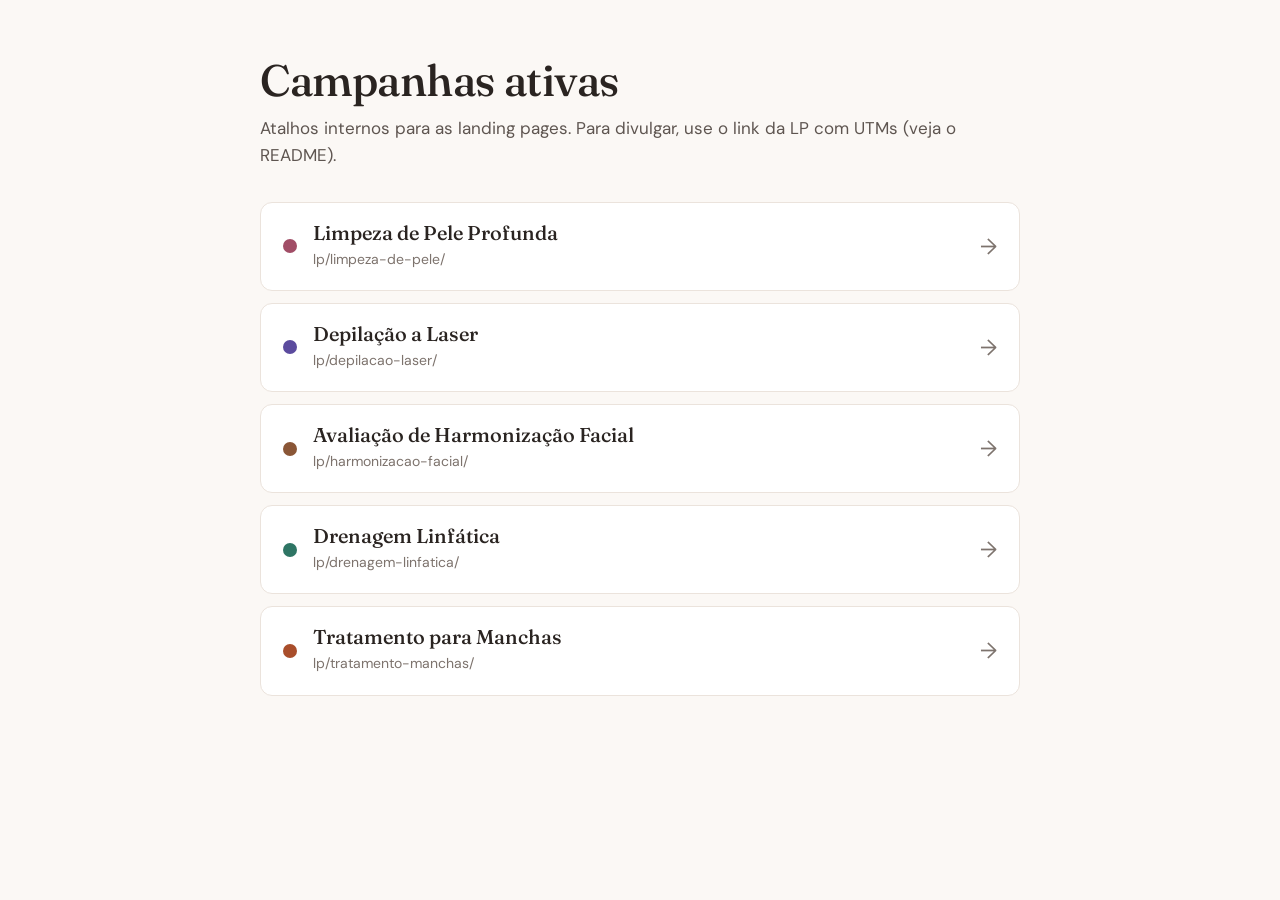
<file: index.html>
<!doctype html>
<html lang="pt-BR">
<head>
  <meta charset="utf-8">
  <meta name="viewport" content="width=device-width, initial-scale=1">
  <title>Campanhas | Sua Clínica</title>
  <!-- Página interna de atalhos para a equipe: fora do Google. -->
  <meta name="robots" content="noindex, nofollow">
  <link rel="preconnect" href="https://fonts.googleapis.com">
  <link rel="preconnect" href="https://fonts.gstatic.com" crossorigin>
  <link href="https://fonts.googleapis.com/css2?family=DM+Sans:opsz,wght@9..40,400;9..40,600&family=Fraunces:opsz,wght@9..144,500&display=swap" rel="stylesheet">
  <link rel="stylesheet" href="assets/css/lp.css">
  <style>
    .indice { padding: 56px 0 96px; max-width: 760px; }
    .indice h1 { font-size: clamp(32px, 5vw, 44px); }
    .indice > p { color: var(--ink-2); margin: 10px 0 32px; }
    .lista-lps { list-style: none; margin: 0; padding: 0; display: grid; gap: 12px; }
    .lista-lps a {
      display: grid; grid-template-columns: 14px 1fr auto; gap: 16px; align-items: center;
      padding: 18px 22px; border: 1px solid var(--line); border-radius: var(--radius-sm);
      background: var(--surface); text-decoration: none; transition: border-color .15s, transform .15s;
    }
    .lista-lps a:hover { border-color: var(--c); transform: translateY(-1px); }
    .lista-lps .ponto { width: 14px; height: 14px; border-radius: 50%; background: var(--c); }
    .lista-lps strong { display: block; font: 500 20px/1.2 var(--font-display); }
    .lista-lps small { color: var(--muted); font-size: 14px; }
    .lista-lps .seta { color: var(--muted); font-size: 22px; }
  </style>
</head>
<body>
  <main class="container indice">
    <h1>Campanhas ativas</h1>
    <p>Atalhos internos para as landing pages. Para divulgar, use o link da LP com UTMs (veja o README).</p>
    <ul class="lista-lps">
      <li><a href="lp/limpeza-de-pele/" style="--c:#a14d66"><span class="ponto"></span><span><strong>Limpeza de Pele Profunda</strong><small>lp/limpeza-de-pele/</small></span><span class="seta" aria-hidden="true">→</span></a></li>
      <li><a href="lp/depilacao-laser/" style="--c:#5b4b9e"><span class="ponto"></span><span><strong>Depilação a Laser</strong><small>lp/depilacao-laser/</small></span><span class="seta" aria-hidden="true">→</span></a></li>
      <li><a href="lp/harmonizacao-facial/" style="--c:#8a5636"><span class="ponto"></span><span><strong>Avaliação de Harmonização Facial</strong><small>lp/harmonizacao-facial/</small></span><span class="seta" aria-hidden="true">→</span></a></li>
      <li><a href="lp/drenagem-linfatica/" style="--c:#2e7564"><span class="ponto"></span><span><strong>Drenagem Linfática</strong><small>lp/drenagem-linfatica/</small></span><span class="seta" aria-hidden="true">→</span></a></li>
      <li><a href="lp/tratamento-manchas/" style="--c:#a94e2b"><span class="ponto"></span><span><strong>Tratamento para Manchas</strong><small>lp/tratamento-manchas/</small></span><span class="seta" aria-hidden="true">→</span></a></li>
    </ul>
  </main>
</body>
</html>
</file>
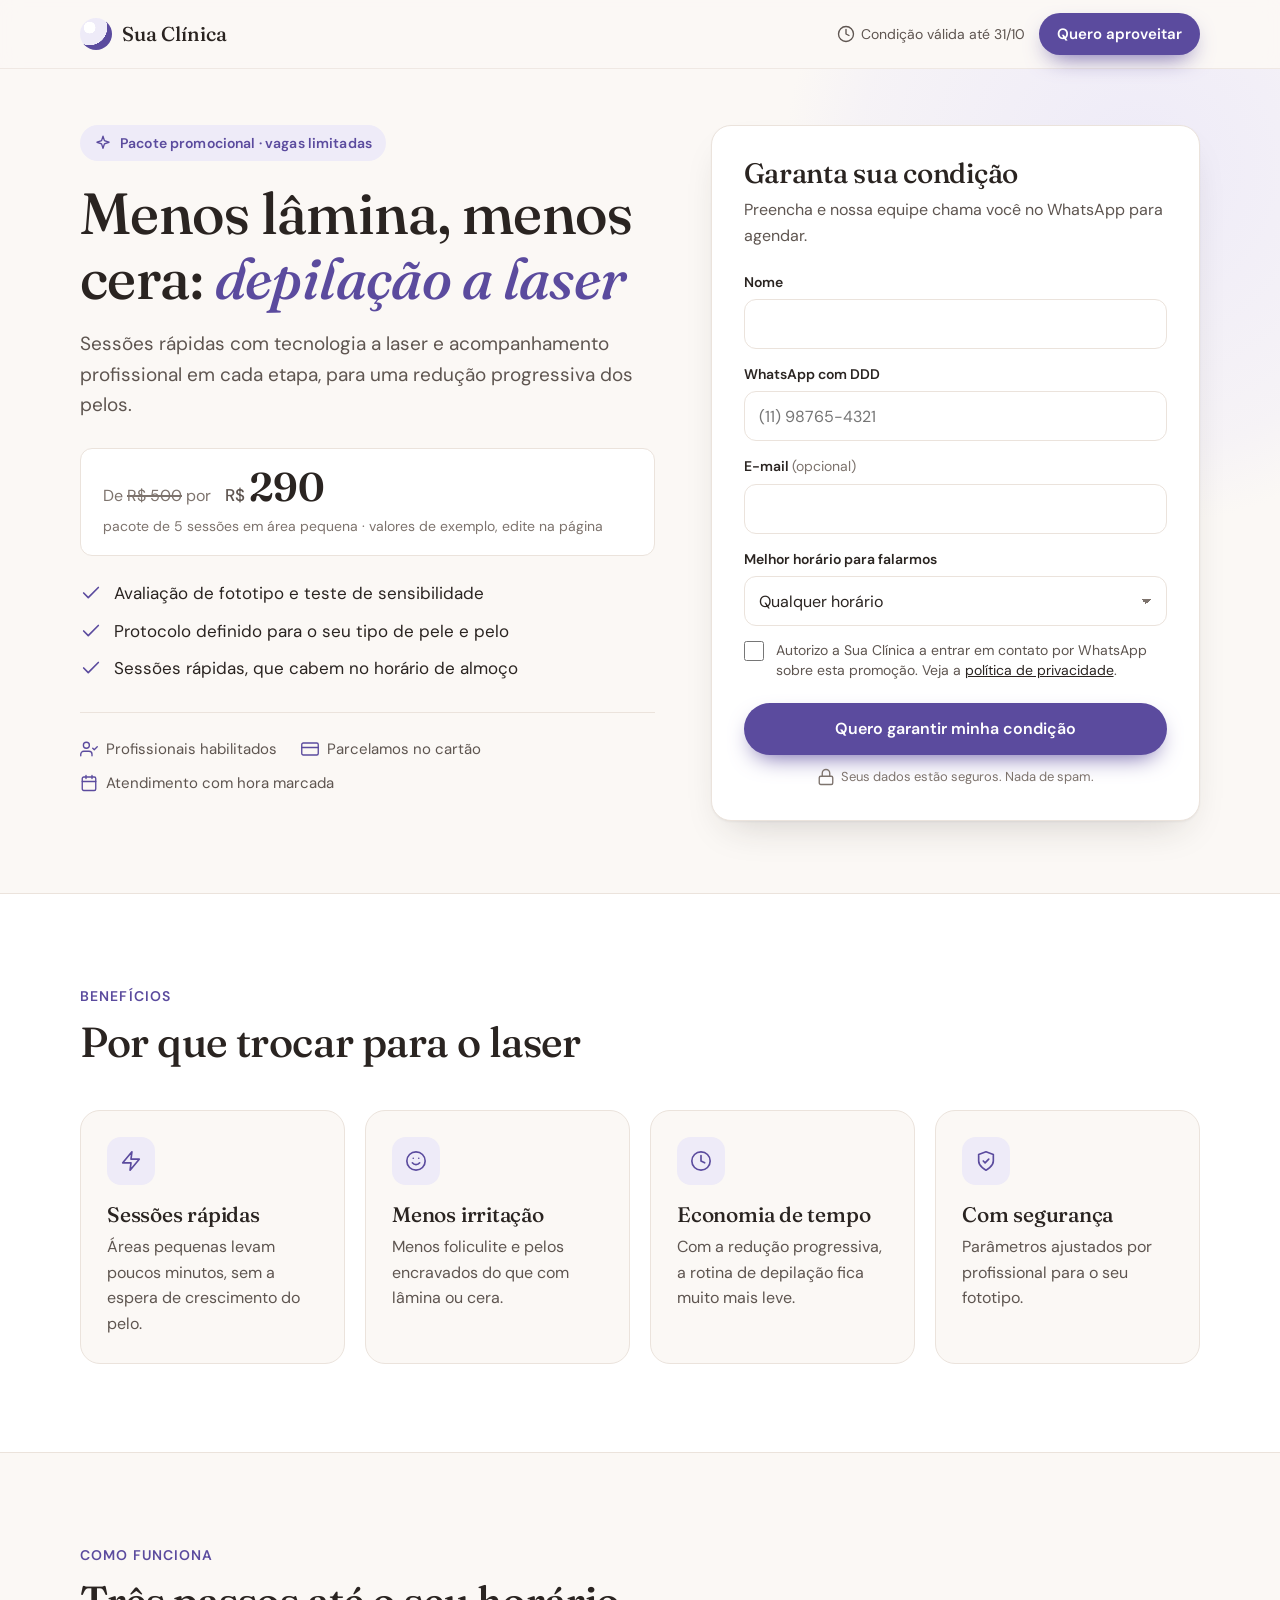
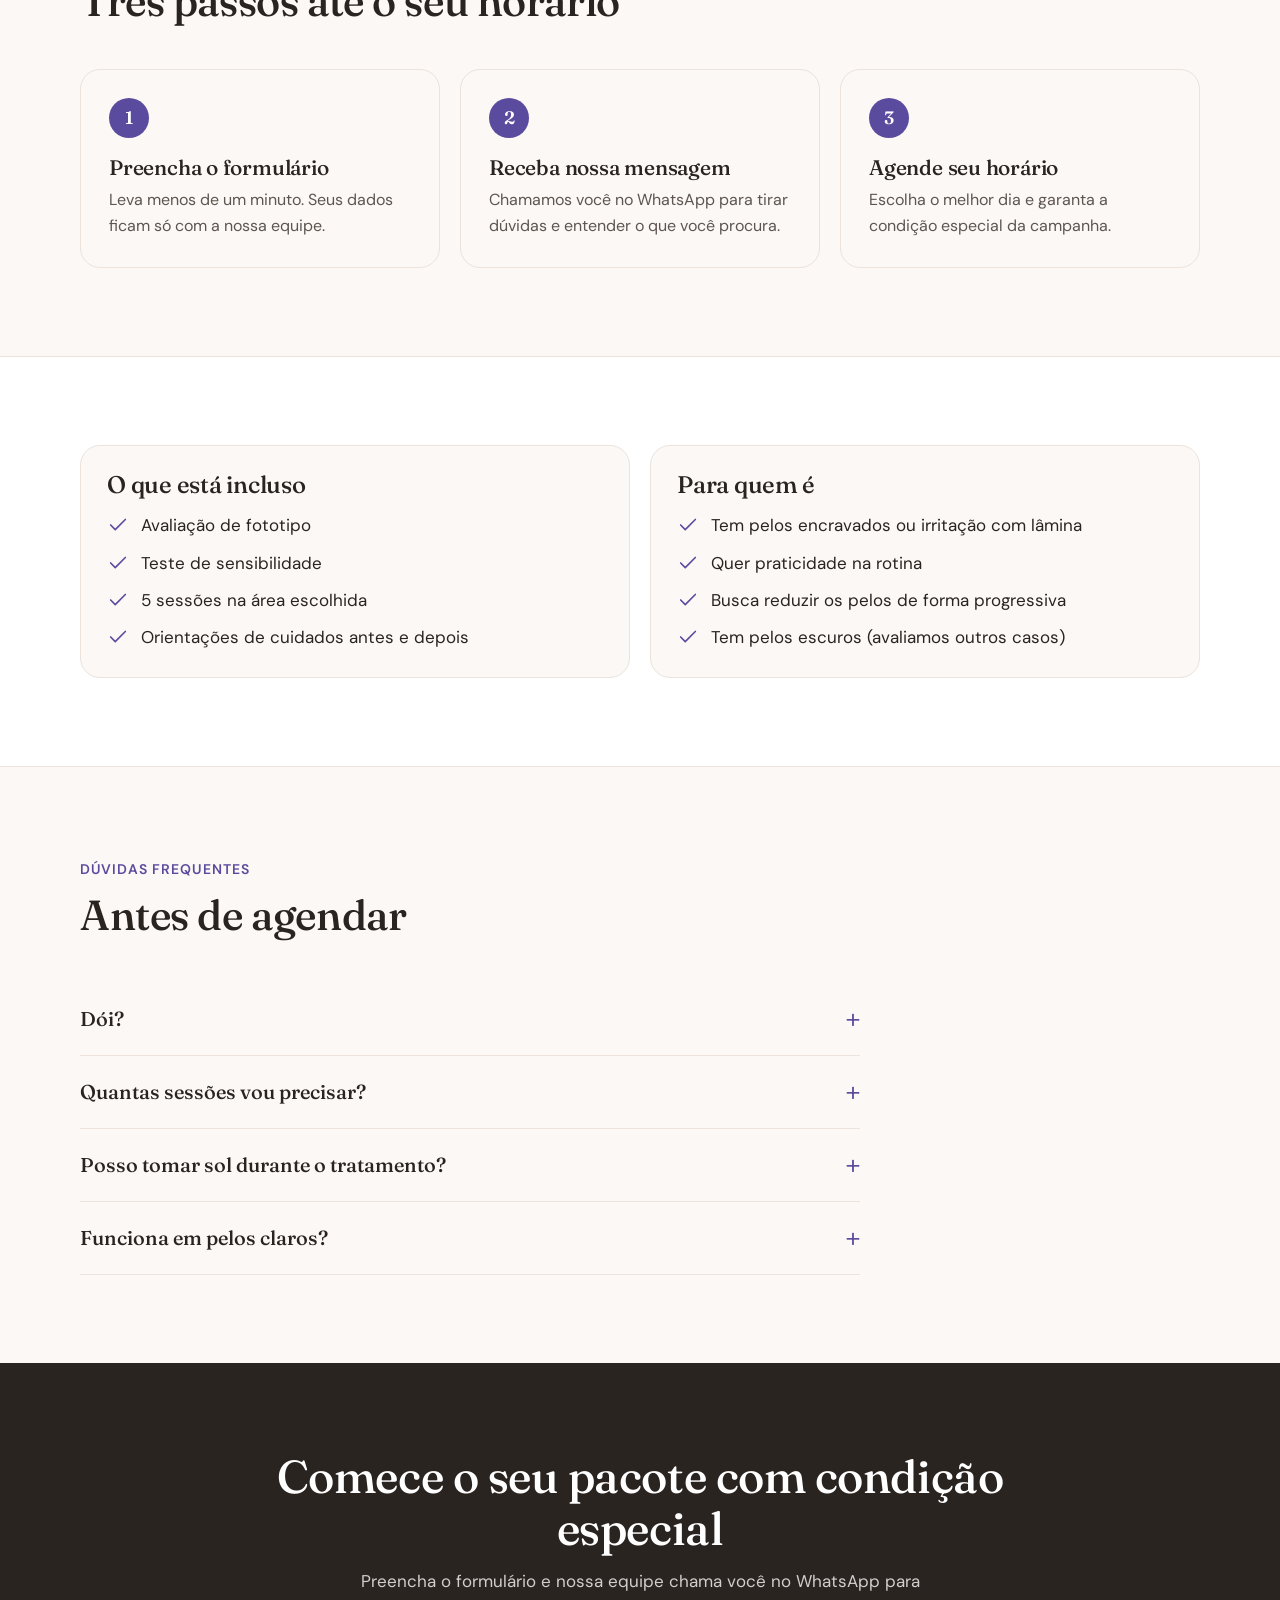
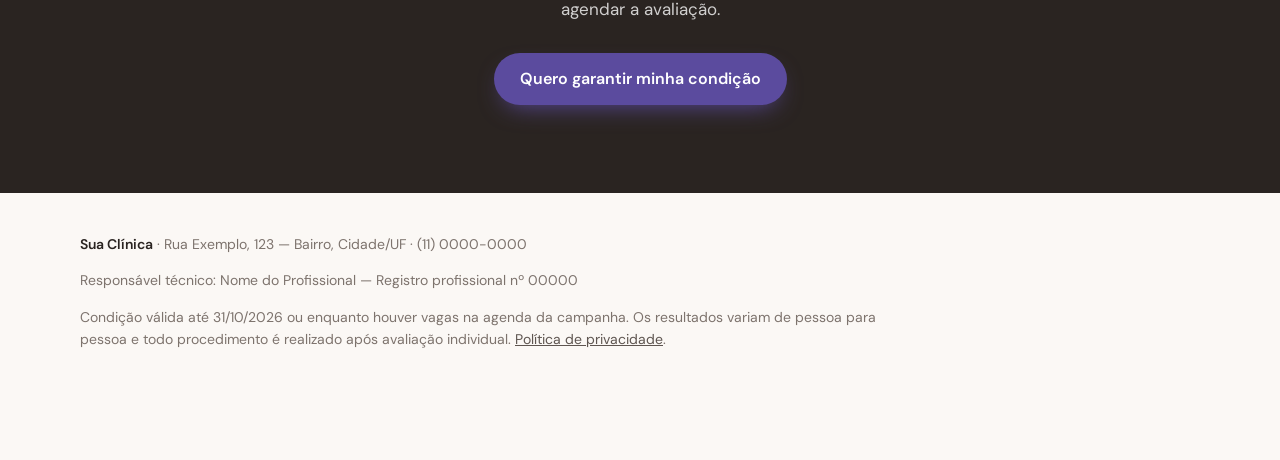
<file: lp/depilacao-laser/index.html>
<!doctype html>
<html lang="pt-BR">
<head>
  <meta charset="utf-8">
  <meta name="viewport" content="width=device-width, initial-scale=1">
  <title>Depilação a Laser com condição especial | Sua Clínica</title>
  <meta name="description" content="Pacote de depilação a laser com condição especial: sessões rápidas, avaliação de fototipo e acompanhamento profissional.">
  <meta name="theme-color" content="#5b4b9e">
  <meta property="og:type" content="website">
  <meta property="og:title" content="Depilação a Laser com condição especial | Sua Clínica">
  <meta property="og:description" content="Pacote de depilação a laser com condição especial: sessões rápidas, avaliação de fototipo e acompanhamento profissional.">
  <meta property="og:locale" content="pt_BR">
  <link rel="preconnect" href="https://fonts.googleapis.com">
  <link rel="preconnect" href="https://fonts.gstatic.com" crossorigin>
  <link href="https://fonts.googleapis.com/css2?family=DM+Sans:opsz,wght@9..40,400;9..40,600&family=Fraunces:ital,opsz,wght@0,9..144,500;0,9..144,600;1,9..144,500&display=swap" rel="stylesheet">
  <link rel="stylesheet" href="../../assets/css/lp.css">
</head>
<!-- data-lp: ID desta LP. Tem que ser igual à coluna "ID" da aba LPs da planilha. -->
<body data-lp="depilacao-laser" style="--accent: #5b4b9e; --accent-soft: #eeebf8;">

  <header class="topbar">
    <div class="container">
      <a class="marca" href="#topo" aria-label="Sua Clínica — início"><span class="marca-simbolo" aria-hidden="true"></span>Sua Clínica</a>
      <div class="topbar-acoes">
        <span class="selo-validade"><svg class="i i-sm" viewBox="0 0 24 24" aria-hidden="true"><circle cx="12" cy="12" r="10"/><path d="M12 6v6l4 2"/></svg>Condição válida até 31/10</span>
        <a class="btn btn-sm" href="#formulario">Quero aproveitar</a>
      </div>
    </div>
  </header>

  <main id="topo">
    <section class="hero">
      <div class="container hero-grid">
        <div class="hero-texto">
          <span class="eyebrow"><svg class="i i-sm" viewBox="0 0 24 24" aria-hidden="true"><path d="M12 3l1.9 5.8L20 11l-6.1 2.2L12 19l-1.9-5.8L4 11l6.1-2.2z"/></svg>Pacote promocional · vagas limitadas</span>
          <h1>Menos lâmina, menos cera: <em>depilação a laser</em></h1>
          <p class="hero-lead">Sessões rápidas com tecnologia a laser e acompanhamento profissional em cada etapa, para uma redução progressiva dos pelos.</p>
          <div class="preco" aria-label="Preço promocional">
            <span class="preco-de">De <s>R$ 500</s> por</span>
            <span class="preco-por"><small>R$</small>290</span>
            <span class="preco-nota">pacote de 5 sessões em área pequena · valores de exemplo, edite na página</span>
          </div>
          <ul class="lista-check">
            <li><svg class="i" viewBox="0 0 24 24" aria-hidden="true"><path d="M20 6 9 17l-5-5"/></svg><span>Avaliação de fototipo e teste de sensibilidade</span></li>
<li><svg class="i" viewBox="0 0 24 24" aria-hidden="true"><path d="M20 6 9 17l-5-5"/></svg><span>Protocolo definido para o seu tipo de pele e pelo</span></li>
<li><svg class="i" viewBox="0 0 24 24" aria-hidden="true"><path d="M20 6 9 17l-5-5"/></svg><span>Sessões rápidas, que cabem no horário de almoço</span></li>
          </ul>
          <div class="confianca">
            <span><svg class="i i-sm" viewBox="0 0 24 24" aria-hidden="true"><path d="M16 21v-2a4 4 0 0 0-4-4H5a4 4 0 0 0-4 4v2"/><circle cx="8.5" cy="7" r="4"/><path d="m17 11 2 2 4-4"/></svg>Profissionais habilitados</span>
            <span><svg class="i i-sm" viewBox="0 0 24 24" aria-hidden="true"><rect x="1" y="4" width="22" height="16" rx="2"/><path d="M1 10h22"/></svg>Parcelamos no cartão</span>
            <span><svg class="i i-sm" viewBox="0 0 24 24" aria-hidden="true"><rect x="3" y="4" width="18" height="18" rx="2"/><path d="M16 2v4M8 2v4M3 10h18"/></svg>Atendimento com hora marcada</span>
          </div>
        </div>

        <div class="form-card" id="formulario">
          <form data-lead-form novalidate>
            <h2>Garanta sua condição</h2>
            <p class="form-intro">Preencha e nossa equipe chama você no WhatsApp para agendar.</p>

            <div class="campo">
              <label for="nome">Nome</label>
              <input id="nome" name="nome" type="text" autocomplete="name" required>
              <small class="erro" data-erro="nome" aria-live="polite"></small>
            </div>
            <div class="campo">
              <label for="whatsapp">WhatsApp com DDD</label>
              <input id="whatsapp" name="whatsapp" type="tel" inputmode="tel" autocomplete="tel-national" placeholder="(11) 98765-4321" required>
              <small class="erro" data-erro="whatsapp" aria-live="polite"></small>
            </div>
            <div class="campo">
              <label for="email">E-mail <span>(opcional)</span></label>
              <input id="email" name="email" type="email" autocomplete="email">
              <small class="erro" data-erro="email" aria-live="polite"></small>
            </div>
            <div class="campo">
              <label for="horario">Melhor horário para falarmos</label>
              <select id="horario" name="horario">
                <option>Qualquer horário</option>
                <option>Manhã</option>
                <option>Tarde</option>
                <option>Noite</option>
              </select>
            </div>

            <div class="armadilha" aria-hidden="true">
              <label for="empresa">Empresa</label>
              <input id="empresa" name="empresa" type="text" tabindex="-1" autocomplete="off">
            </div>

            <label class="consentimento">
              <input name="consentimento" type="checkbox" required>
              <span>Autorizo a Sua Clínica a entrar em contato por WhatsApp sobre esta promoção. Veja a <a href="../../privacidade.html" target="_blank" rel="noopener">política de privacidade</a>.</span>
            </label>
            <small class="erro" data-erro="consentimento" aria-live="polite"></small>

            <button class="btn btn-block" type="submit">Quero garantir minha condição</button>
            <p class="form-status" data-form-status role="alert"></p>
            <p class="form-seguro"><svg class="i i-sm" viewBox="0 0 24 24" aria-hidden="true"><rect x="3" y="11" width="18" height="11" rx="2"/><path d="M7 11V7a5 5 0 0 1 10 0v4"/></svg>Seus dados estão seguros. Nada de spam.</p>
          </form>

          <div class="sucesso" data-lead-sucesso tabindex="-1" hidden>
            <div class="sucesso-icone"><svg class="i" viewBox="0 0 24 24" aria-hidden="true"><path d="M20 6 9 17l-5-5"/></svg></div>
            <h2>Recebemos seus dados!</h2>
            <p>Em breve nossa equipe chama você no WhatsApp para agendar. Atendimento de segunda a sábado, em horário comercial.</p>
          </div>
        </div>
      </div>
    </section>

    <section class="secao secao-alt">
      <div class="container">
        <div class="secao-cabecalho">
          <span class="kicker">Benefícios</span>
          <h2>Por que trocar para o laser</h2>
        </div>
        <div class="grid-beneficios">
          <article class="card">
            <div class="card-icone"><svg class="i" viewBox="0 0 24 24" aria-hidden="true"><path d="M13 2 3 14h9l-1 8 10-12h-9l1-8z"/></svg></div>
            <h3>Sessões rápidas</h3>
            <p>Áreas pequenas levam poucos minutos, sem a espera de crescimento do pelo.</p>
          </article>
<article class="card">
            <div class="card-icone"><svg class="i" viewBox="0 0 24 24" aria-hidden="true"><circle cx="12" cy="12" r="10"/><path d="M8 14s1.5 2 4 2 4-2 4-2M9 9h.01M15 9h.01"/></svg></div>
            <h3>Menos irritação</h3>
            <p>Menos foliculite e pelos encravados do que com lâmina ou cera.</p>
          </article>
<article class="card">
            <div class="card-icone"><svg class="i" viewBox="0 0 24 24" aria-hidden="true"><circle cx="12" cy="12" r="10"/><path d="M12 6v6l4 2"/></svg></div>
            <h3>Economia de tempo</h3>
            <p>Com a redução progressiva, a rotina de depilação fica muito mais leve.</p>
          </article>
<article class="card">
            <div class="card-icone"><svg class="i" viewBox="0 0 24 24" aria-hidden="true"><path d="M12 22s8-4 8-10V5l-8-3-8 3v7c0 6 8 10 8 10z"/><path d="m9 12 2 2 4-4"/></svg></div>
            <h3>Com segurança</h3>
            <p>Parâmetros ajustados por profissional para o seu fototipo.</p>
          </article>
        </div>
      </div>
    </section>

    <section class="secao">
      <div class="container">
        <div class="secao-cabecalho">
          <span class="kicker">Como funciona</span>
          <h2>Três passos até o seu horário</h2>
        </div>
        <ol class="passos">
          <li><h3>Preencha o formulário</h3><p>Leva menos de um minuto. Seus dados ficam só com a nossa equipe.</p></li>
<li><h3>Receba nossa mensagem</h3><p>Chamamos você no WhatsApp para tirar dúvidas e entender o que você procura.</p></li>
<li><h3>Agende seu horário</h3><p>Escolha o melhor dia e garanta a condição especial da campanha.</p></li>
        </ol>
      </div>
    </section>

    <section class="secao secao-alt">
      <div class="container duas-colunas">
        <div class="card">
          <h3>O que está incluso</h3>
          <ul class="lista-check">
            <li><svg class="i" viewBox="0 0 24 24" aria-hidden="true"><path d="M20 6 9 17l-5-5"/></svg><span>Avaliação de fototipo</span></li>
<li><svg class="i" viewBox="0 0 24 24" aria-hidden="true"><path d="M20 6 9 17l-5-5"/></svg><span>Teste de sensibilidade</span></li>
<li><svg class="i" viewBox="0 0 24 24" aria-hidden="true"><path d="M20 6 9 17l-5-5"/></svg><span>5 sessões na área escolhida</span></li>
<li><svg class="i" viewBox="0 0 24 24" aria-hidden="true"><path d="M20 6 9 17l-5-5"/></svg><span>Orientações de cuidados antes e depois</span></li>
          </ul>
        </div>
        <div class="card">
          <h3>Para quem é</h3>
          <ul class="lista-check">
            <li><svg class="i" viewBox="0 0 24 24" aria-hidden="true"><path d="M20 6 9 17l-5-5"/></svg><span>Tem pelos encravados ou irritação com lâmina</span></li>
<li><svg class="i" viewBox="0 0 24 24" aria-hidden="true"><path d="M20 6 9 17l-5-5"/></svg><span>Quer praticidade na rotina</span></li>
<li><svg class="i" viewBox="0 0 24 24" aria-hidden="true"><path d="M20 6 9 17l-5-5"/></svg><span>Busca reduzir os pelos de forma progressiva</span></li>
<li><svg class="i" viewBox="0 0 24 24" aria-hidden="true"><path d="M20 6 9 17l-5-5"/></svg><span>Tem pelos escuros (avaliamos outros casos)</span></li>
          </ul>
        </div>
      </div>
    </section>

    <section class="secao">
      <div class="container">
        <div class="secao-cabecalho">
          <span class="kicker">Dúvidas frequentes</span>
          <h2>Antes de agendar</h2>
        </div>
        <div class="faq">
          <details><summary>Dói?</summary><p>A sensação é de um leve calor ou beliscão rápido e varia de pessoa para pessoa e de área para área. O equipamento conta com resfriamento para deixar a sessão mais confortável.</p></details>
<details><summary>Quantas sessões vou precisar?</summary><p>Depende da área, do tipo de pelo e da pele. O pacote é o ponto de partida; na avaliação indicamos o protocolo completo para o seu caso.</p></details>
<details><summary>Posso tomar sol durante o tratamento?</summary><p>Evite exposição solar intensa na área antes e depois das sessões e use protetor solar. Você recebe todas as orientações por escrito.</p></details>
<details><summary>Funciona em pelos claros?</summary><p>O laser atua melhor em pelos escuros. Pelos muito claros ou brancos respondem pouco — avaliamos o seu caso antes de indicar.</p></details>
        </div>
      </div>
    </section>

    <section class="cta-final">
      <div class="container">
        <h2>Comece o seu pacote com condição especial</h2>
        <p>Preencha o formulário e nossa equipe chama você no WhatsApp para agendar a avaliação.</p>
        <a class="btn" href="#formulario">Quero garantir minha condição</a>
      </div>
    </section>
  </main>

  <footer class="rodape">
    <div class="container">
      <p><strong>Sua Clínica</strong> · Rua Exemplo, 123 — Bairro, Cidade/UF · (11) 0000-0000</p>
      <p>Responsável técnico: Nome do Profissional — Registro profissional nº 00000</p>
      <p class="rodape-aviso">Condição válida até 31/10/2026 ou enquanto houver vagas na agenda da campanha. Os resultados variam de pessoa para pessoa e todo procedimento é realizado após avaliação individual. <a href="../../privacidade.html">Política de privacidade</a>.</p>
    </div>
  </footer>

  <div class="cta-mobile" data-cta-mobile>
    <a class="btn" href="#formulario">Quero garantir minha condição</a>
  </div>

  <script src="../../assets/js/config.js"></script>
  <script src="../../assets/js/lp.js" defer></script>
</body>
</html>
</file>
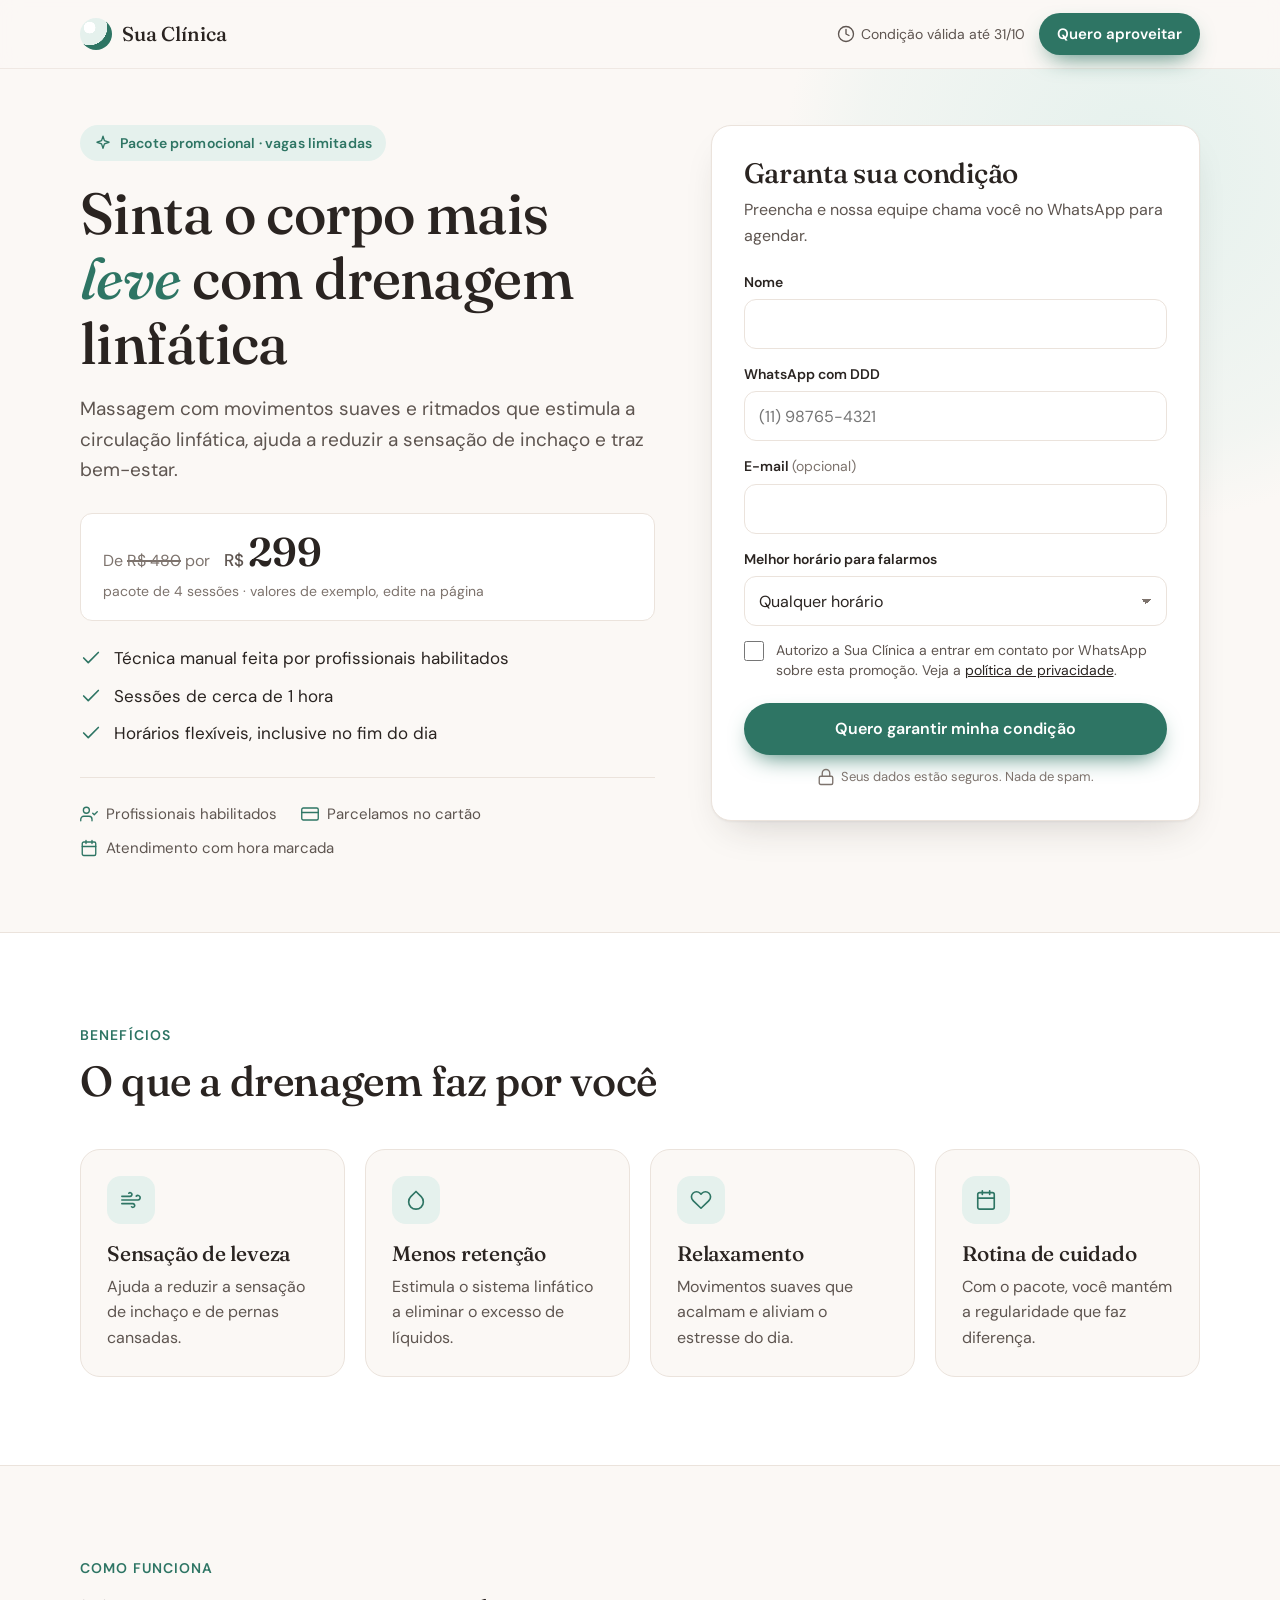
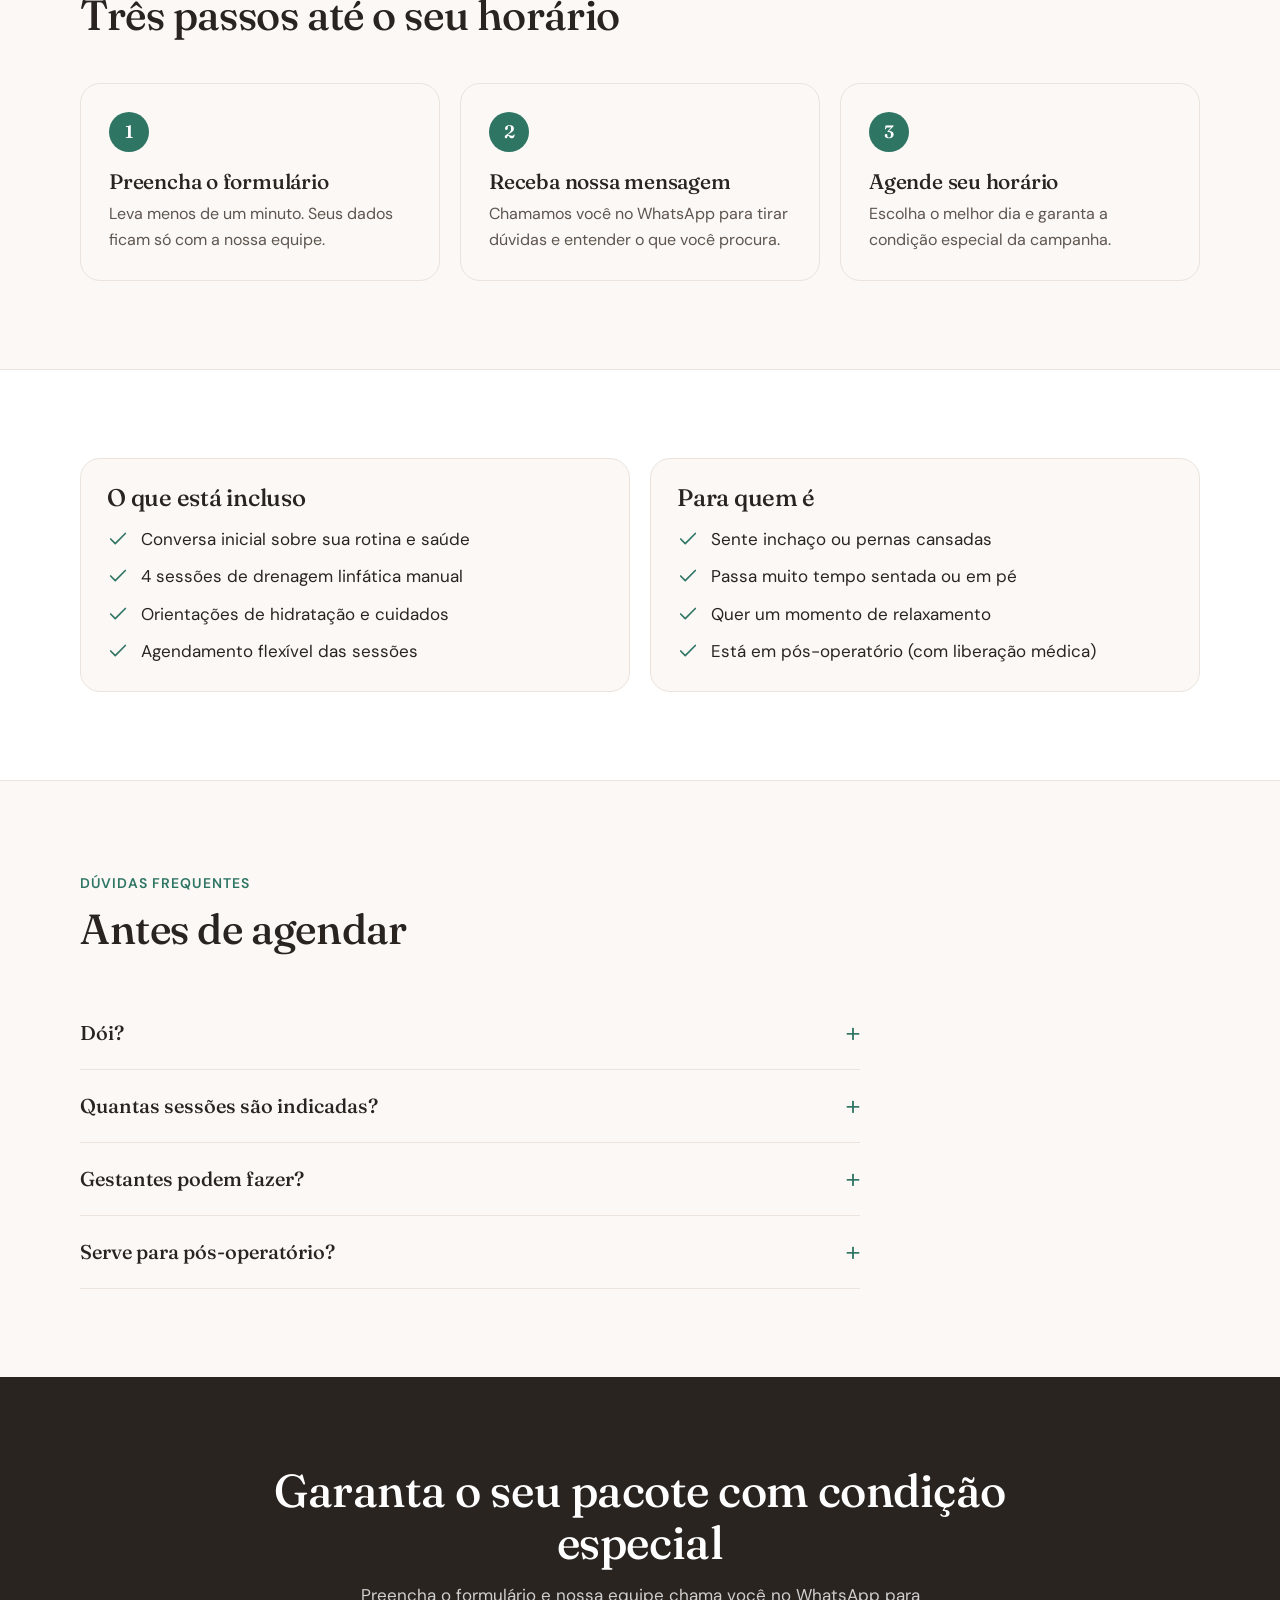
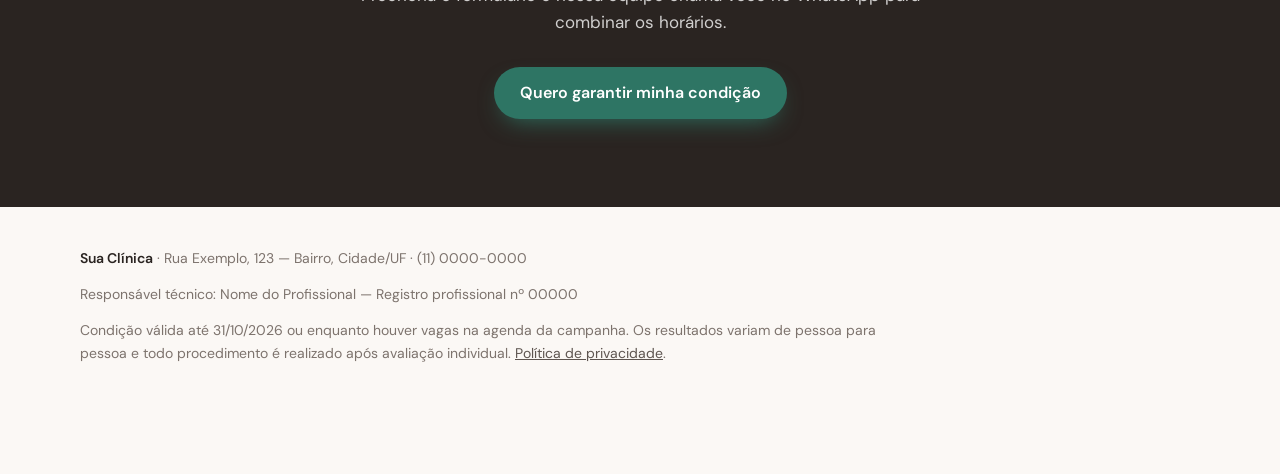
<file: lp/drenagem-linfatica/index.html>
<!doctype html>
<html lang="pt-BR">
<head>
  <meta charset="utf-8">
  <meta name="viewport" content="width=device-width, initial-scale=1">
  <title>Drenagem Linfática com condição especial | Sua Clínica</title>
  <meta name="description" content="Pacote de drenagem linfática com condição especial: movimentos suaves que ajudam a reduzir a sensação de inchaço.">
  <meta name="theme-color" content="#2e7564">
  <meta property="og:type" content="website">
  <meta property="og:title" content="Drenagem Linfática com condição especial | Sua Clínica">
  <meta property="og:description" content="Pacote de drenagem linfática com condição especial: movimentos suaves que ajudam a reduzir a sensação de inchaço.">
  <meta property="og:locale" content="pt_BR">
  <link rel="preconnect" href="https://fonts.googleapis.com">
  <link rel="preconnect" href="https://fonts.gstatic.com" crossorigin>
  <link href="https://fonts.googleapis.com/css2?family=DM+Sans:opsz,wght@9..40,400;9..40,600&family=Fraunces:ital,opsz,wght@0,9..144,500;0,9..144,600;1,9..144,500&display=swap" rel="stylesheet">
  <link rel="stylesheet" href="../../assets/css/lp.css">
</head>
<!-- data-lp: ID desta LP. Tem que ser igual à coluna "ID" da aba LPs da planilha. -->
<body data-lp="drenagem-linfatica" style="--accent: #2e7564; --accent-soft: #e5f1ed;">

  <header class="topbar">
    <div class="container">
      <a class="marca" href="#topo" aria-label="Sua Clínica — início"><span class="marca-simbolo" aria-hidden="true"></span>Sua Clínica</a>
      <div class="topbar-acoes">
        <span class="selo-validade"><svg class="i i-sm" viewBox="0 0 24 24" aria-hidden="true"><circle cx="12" cy="12" r="10"/><path d="M12 6v6l4 2"/></svg>Condição válida até 31/10</span>
        <a class="btn btn-sm" href="#formulario">Quero aproveitar</a>
      </div>
    </div>
  </header>

  <main id="topo">
    <section class="hero">
      <div class="container hero-grid">
        <div class="hero-texto">
          <span class="eyebrow"><svg class="i i-sm" viewBox="0 0 24 24" aria-hidden="true"><path d="M12 3l1.9 5.8L20 11l-6.1 2.2L12 19l-1.9-5.8L4 11l6.1-2.2z"/></svg>Pacote promocional · vagas limitadas</span>
          <h1>Sinta o corpo mais <em>leve</em> com drenagem linfática</h1>
          <p class="hero-lead">Massagem com movimentos suaves e ritmados que estimula a circulação linfática, ajuda a reduzir a sensação de inchaço e traz bem-estar.</p>
          <div class="preco" aria-label="Preço promocional">
            <span class="preco-de">De <s>R$ 480</s> por</span>
            <span class="preco-por"><small>R$</small>299</span>
            <span class="preco-nota">pacote de 4 sessões · valores de exemplo, edite na página</span>
          </div>
          <ul class="lista-check">
            <li><svg class="i" viewBox="0 0 24 24" aria-hidden="true"><path d="M20 6 9 17l-5-5"/></svg><span>Técnica manual feita por profissionais habilitados</span></li>
<li><svg class="i" viewBox="0 0 24 24" aria-hidden="true"><path d="M20 6 9 17l-5-5"/></svg><span>Sessões de cerca de 1 hora</span></li>
<li><svg class="i" viewBox="0 0 24 24" aria-hidden="true"><path d="M20 6 9 17l-5-5"/></svg><span>Horários flexíveis, inclusive no fim do dia</span></li>
          </ul>
          <div class="confianca">
            <span><svg class="i i-sm" viewBox="0 0 24 24" aria-hidden="true"><path d="M16 21v-2a4 4 0 0 0-4-4H5a4 4 0 0 0-4 4v2"/><circle cx="8.5" cy="7" r="4"/><path d="m17 11 2 2 4-4"/></svg>Profissionais habilitados</span>
            <span><svg class="i i-sm" viewBox="0 0 24 24" aria-hidden="true"><rect x="1" y="4" width="22" height="16" rx="2"/><path d="M1 10h22"/></svg>Parcelamos no cartão</span>
            <span><svg class="i i-sm" viewBox="0 0 24 24" aria-hidden="true"><rect x="3" y="4" width="18" height="18" rx="2"/><path d="M16 2v4M8 2v4M3 10h18"/></svg>Atendimento com hora marcada</span>
          </div>
        </div>

        <div class="form-card" id="formulario">
          <form data-lead-form novalidate>
            <h2>Garanta sua condição</h2>
            <p class="form-intro">Preencha e nossa equipe chama você no WhatsApp para agendar.</p>

            <div class="campo">
              <label for="nome">Nome</label>
              <input id="nome" name="nome" type="text" autocomplete="name" required>
              <small class="erro" data-erro="nome" aria-live="polite"></small>
            </div>
            <div class="campo">
              <label for="whatsapp">WhatsApp com DDD</label>
              <input id="whatsapp" name="whatsapp" type="tel" inputmode="tel" autocomplete="tel-national" placeholder="(11) 98765-4321" required>
              <small class="erro" data-erro="whatsapp" aria-live="polite"></small>
            </div>
            <div class="campo">
              <label for="email">E-mail <span>(opcional)</span></label>
              <input id="email" name="email" type="email" autocomplete="email">
              <small class="erro" data-erro="email" aria-live="polite"></small>
            </div>
            <div class="campo">
              <label for="horario">Melhor horário para falarmos</label>
              <select id="horario" name="horario">
                <option>Qualquer horário</option>
                <option>Manhã</option>
                <option>Tarde</option>
                <option>Noite</option>
              </select>
            </div>

            <div class="armadilha" aria-hidden="true">
              <label for="empresa">Empresa</label>
              <input id="empresa" name="empresa" type="text" tabindex="-1" autocomplete="off">
            </div>

            <label class="consentimento">
              <input name="consentimento" type="checkbox" required>
              <span>Autorizo a Sua Clínica a entrar em contato por WhatsApp sobre esta promoção. Veja a <a href="../../privacidade.html" target="_blank" rel="noopener">política de privacidade</a>.</span>
            </label>
            <small class="erro" data-erro="consentimento" aria-live="polite"></small>

            <button class="btn btn-block" type="submit">Quero garantir minha condição</button>
            <p class="form-status" data-form-status role="alert"></p>
            <p class="form-seguro"><svg class="i i-sm" viewBox="0 0 24 24" aria-hidden="true"><rect x="3" y="11" width="18" height="11" rx="2"/><path d="M7 11V7a5 5 0 0 1 10 0v4"/></svg>Seus dados estão seguros. Nada de spam.</p>
          </form>

          <div class="sucesso" data-lead-sucesso tabindex="-1" hidden>
            <div class="sucesso-icone"><svg class="i" viewBox="0 0 24 24" aria-hidden="true"><path d="M20 6 9 17l-5-5"/></svg></div>
            <h2>Recebemos seus dados!</h2>
            <p>Em breve nossa equipe chama você no WhatsApp para agendar. Atendimento de segunda a sábado, em horário comercial.</p>
          </div>
        </div>
      </div>
    </section>

    <section class="secao secao-alt">
      <div class="container">
        <div class="secao-cabecalho">
          <span class="kicker">Benefícios</span>
          <h2>O que a drenagem faz por você</h2>
        </div>
        <div class="grid-beneficios">
          <article class="card">
            <div class="card-icone"><svg class="i" viewBox="0 0 24 24" aria-hidden="true"><path d="M9.59 4.59A2 2 0 1 1 11 8H2m10.59 11.41A2 2 0 1 0 14 16H2m15.73-8.27A2.5 2.5 0 1 1 19.5 12H2"/></svg></div>
            <h3>Sensação de leveza</h3>
            <p>Ajuda a reduzir a sensação de inchaço e de pernas cansadas.</p>
          </article>
<article class="card">
            <div class="card-icone"><svg class="i" viewBox="0 0 24 24" aria-hidden="true"><path d="M12 2.7l5.7 5.7a8 8 0 1 1-11.4 0z"/></svg></div>
            <h3>Menos retenção</h3>
            <p>Estimula o sistema linfático a eliminar o excesso de líquidos.</p>
          </article>
<article class="card">
            <div class="card-icone"><svg class="i" viewBox="0 0 24 24" aria-hidden="true"><path d="M20.8 4.6a5.5 5.5 0 0 0-7.8 0L12 5.7l-1-1.1a5.5 5.5 0 0 0-7.8 7.8l1 1.1L12 21l7.8-7.5 1-1.1a5.5 5.5 0 0 0 0-7.8z"/></svg></div>
            <h3>Relaxamento</h3>
            <p>Movimentos suaves que acalmam e aliviam o estresse do dia.</p>
          </article>
<article class="card">
            <div class="card-icone"><svg class="i" viewBox="0 0 24 24" aria-hidden="true"><rect x="3" y="4" width="18" height="18" rx="2"/><path d="M16 2v4M8 2v4M3 10h18"/></svg></div>
            <h3>Rotina de cuidado</h3>
            <p>Com o pacote, você mantém a regularidade que faz diferença.</p>
          </article>
        </div>
      </div>
    </section>

    <section class="secao">
      <div class="container">
        <div class="secao-cabecalho">
          <span class="kicker">Como funciona</span>
          <h2>Três passos até o seu horário</h2>
        </div>
        <ol class="passos">
          <li><h3>Preencha o formulário</h3><p>Leva menos de um minuto. Seus dados ficam só com a nossa equipe.</p></li>
<li><h3>Receba nossa mensagem</h3><p>Chamamos você no WhatsApp para tirar dúvidas e entender o que você procura.</p></li>
<li><h3>Agende seu horário</h3><p>Escolha o melhor dia e garanta a condição especial da campanha.</p></li>
        </ol>
      </div>
    </section>

    <section class="secao secao-alt">
      <div class="container duas-colunas">
        <div class="card">
          <h3>O que está incluso</h3>
          <ul class="lista-check">
            <li><svg class="i" viewBox="0 0 24 24" aria-hidden="true"><path d="M20 6 9 17l-5-5"/></svg><span>Conversa inicial sobre sua rotina e saúde</span></li>
<li><svg class="i" viewBox="0 0 24 24" aria-hidden="true"><path d="M20 6 9 17l-5-5"/></svg><span>4 sessões de drenagem linfática manual</span></li>
<li><svg class="i" viewBox="0 0 24 24" aria-hidden="true"><path d="M20 6 9 17l-5-5"/></svg><span>Orientações de hidratação e cuidados</span></li>
<li><svg class="i" viewBox="0 0 24 24" aria-hidden="true"><path d="M20 6 9 17l-5-5"/></svg><span>Agendamento flexível das sessões</span></li>
          </ul>
        </div>
        <div class="card">
          <h3>Para quem é</h3>
          <ul class="lista-check">
            <li><svg class="i" viewBox="0 0 24 24" aria-hidden="true"><path d="M20 6 9 17l-5-5"/></svg><span>Sente inchaço ou pernas cansadas</span></li>
<li><svg class="i" viewBox="0 0 24 24" aria-hidden="true"><path d="M20 6 9 17l-5-5"/></svg><span>Passa muito tempo sentada ou em pé</span></li>
<li><svg class="i" viewBox="0 0 24 24" aria-hidden="true"><path d="M20 6 9 17l-5-5"/></svg><span>Quer um momento de relaxamento</span></li>
<li><svg class="i" viewBox="0 0 24 24" aria-hidden="true"><path d="M20 6 9 17l-5-5"/></svg><span>Está em pós-operatório (com liberação médica)</span></li>
          </ul>
        </div>
      </div>
    </section>

    <section class="secao">
      <div class="container">
        <div class="secao-cabecalho">
          <span class="kicker">Dúvidas frequentes</span>
          <h2>Antes de agendar</h2>
        </div>
        <div class="faq">
          <details><summary>Dói?</summary><p>Não. A drenagem usa movimentos suaves e lentos. A maioria das pessoas acha relaxante.</p></details>
<details><summary>Quantas sessões são indicadas?</summary><p>Depende do objetivo. O pacote de 4 sessões é um bom começo; a frequência ideal é definida para o seu caso.</p></details>
<details><summary>Gestantes podem fazer?</summary><p>Somente com liberação do médico que acompanha a gestação. Informe no primeiro contato.</p></details>
<details><summary>Serve para pós-operatório?</summary><p>Sim, com liberação do seu médico. A técnica e a pressão são adaptadas ao momento da recuperação.</p></details>
        </div>
      </div>
    </section>

    <section class="cta-final">
      <div class="container">
        <h2>Garanta o seu pacote com condição especial</h2>
        <p>Preencha o formulário e nossa equipe chama você no WhatsApp para combinar os horários.</p>
        <a class="btn" href="#formulario">Quero garantir minha condição</a>
      </div>
    </section>
  </main>

  <footer class="rodape">
    <div class="container">
      <p><strong>Sua Clínica</strong> · Rua Exemplo, 123 — Bairro, Cidade/UF · (11) 0000-0000</p>
      <p>Responsável técnico: Nome do Profissional — Registro profissional nº 00000</p>
      <p class="rodape-aviso">Condição válida até 31/10/2026 ou enquanto houver vagas na agenda da campanha. Os resultados variam de pessoa para pessoa e todo procedimento é realizado após avaliação individual. <a href="../../privacidade.html">Política de privacidade</a>.</p>
    </div>
  </footer>

  <div class="cta-mobile" data-cta-mobile>
    <a class="btn" href="#formulario">Quero garantir minha condição</a>
  </div>

  <script src="../../assets/js/config.js"></script>
  <script src="../../assets/js/lp.js" defer></script>
</body>
</html>
</file>
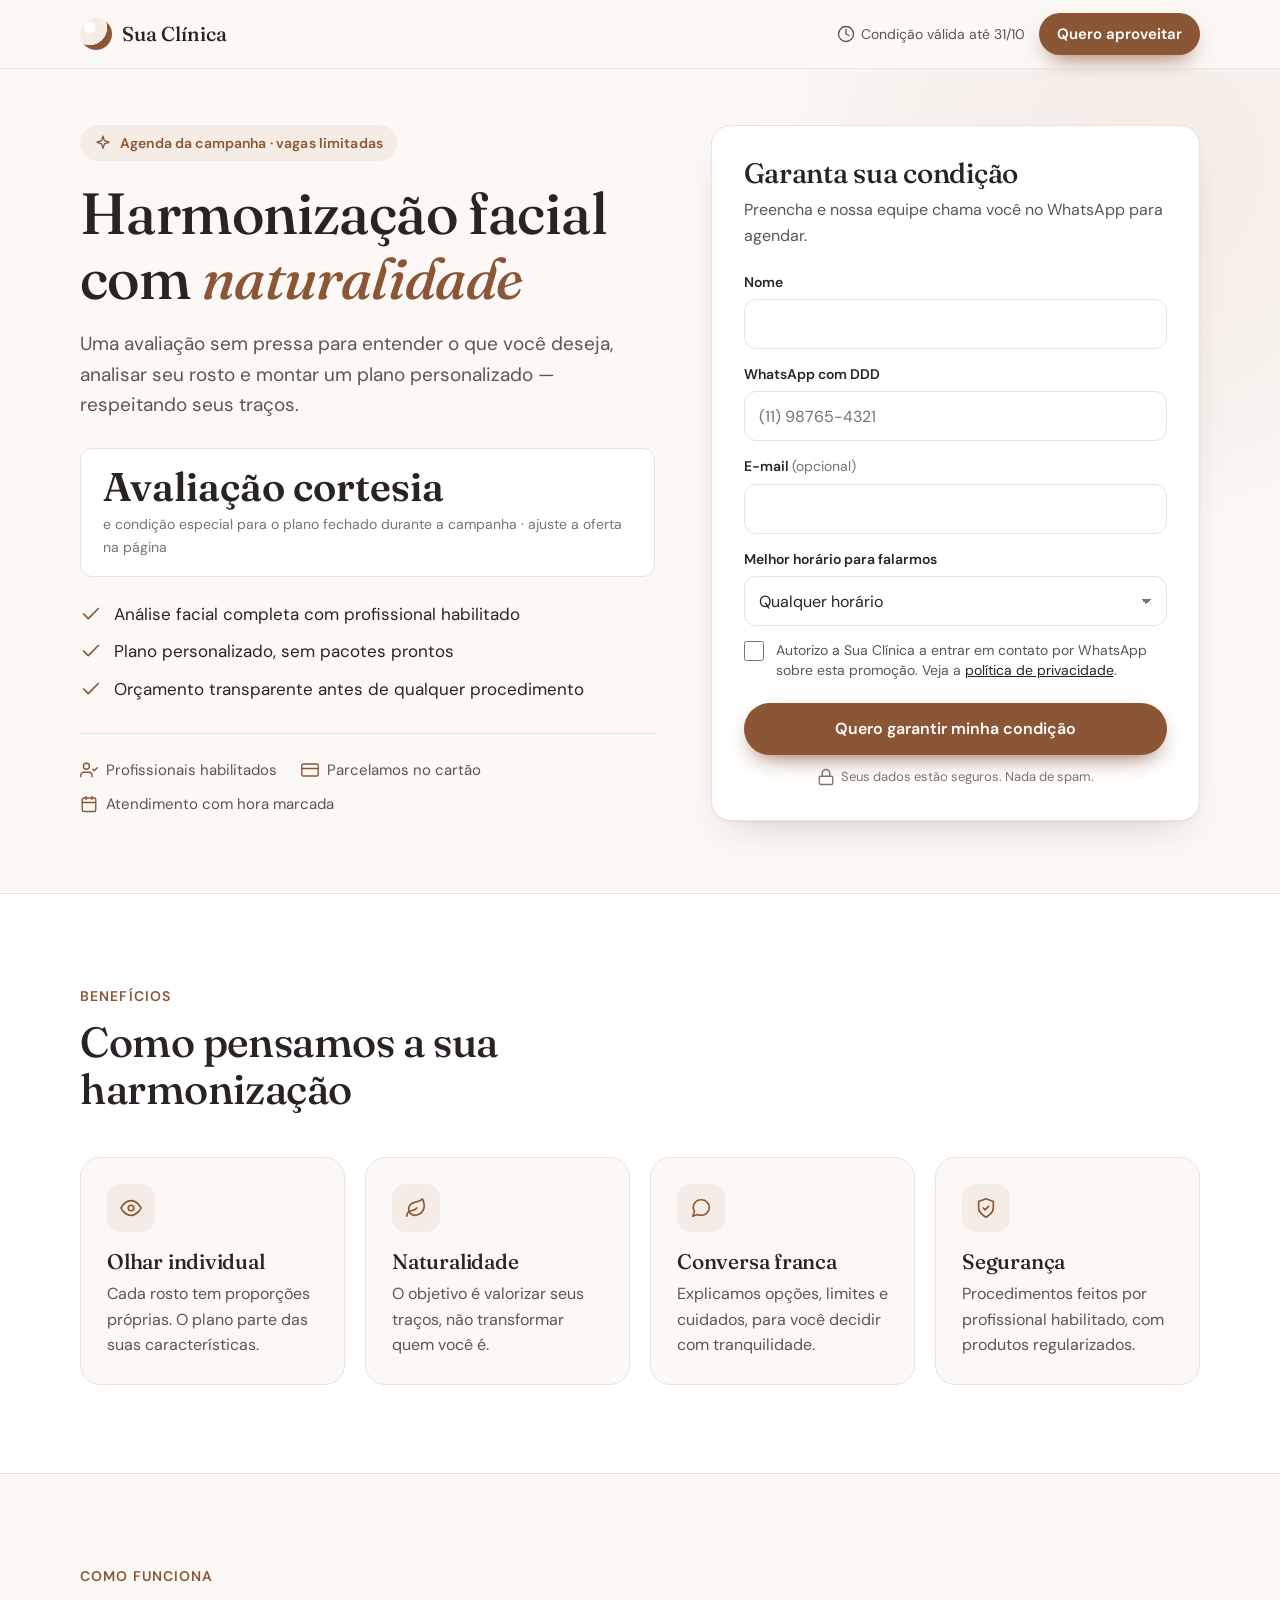
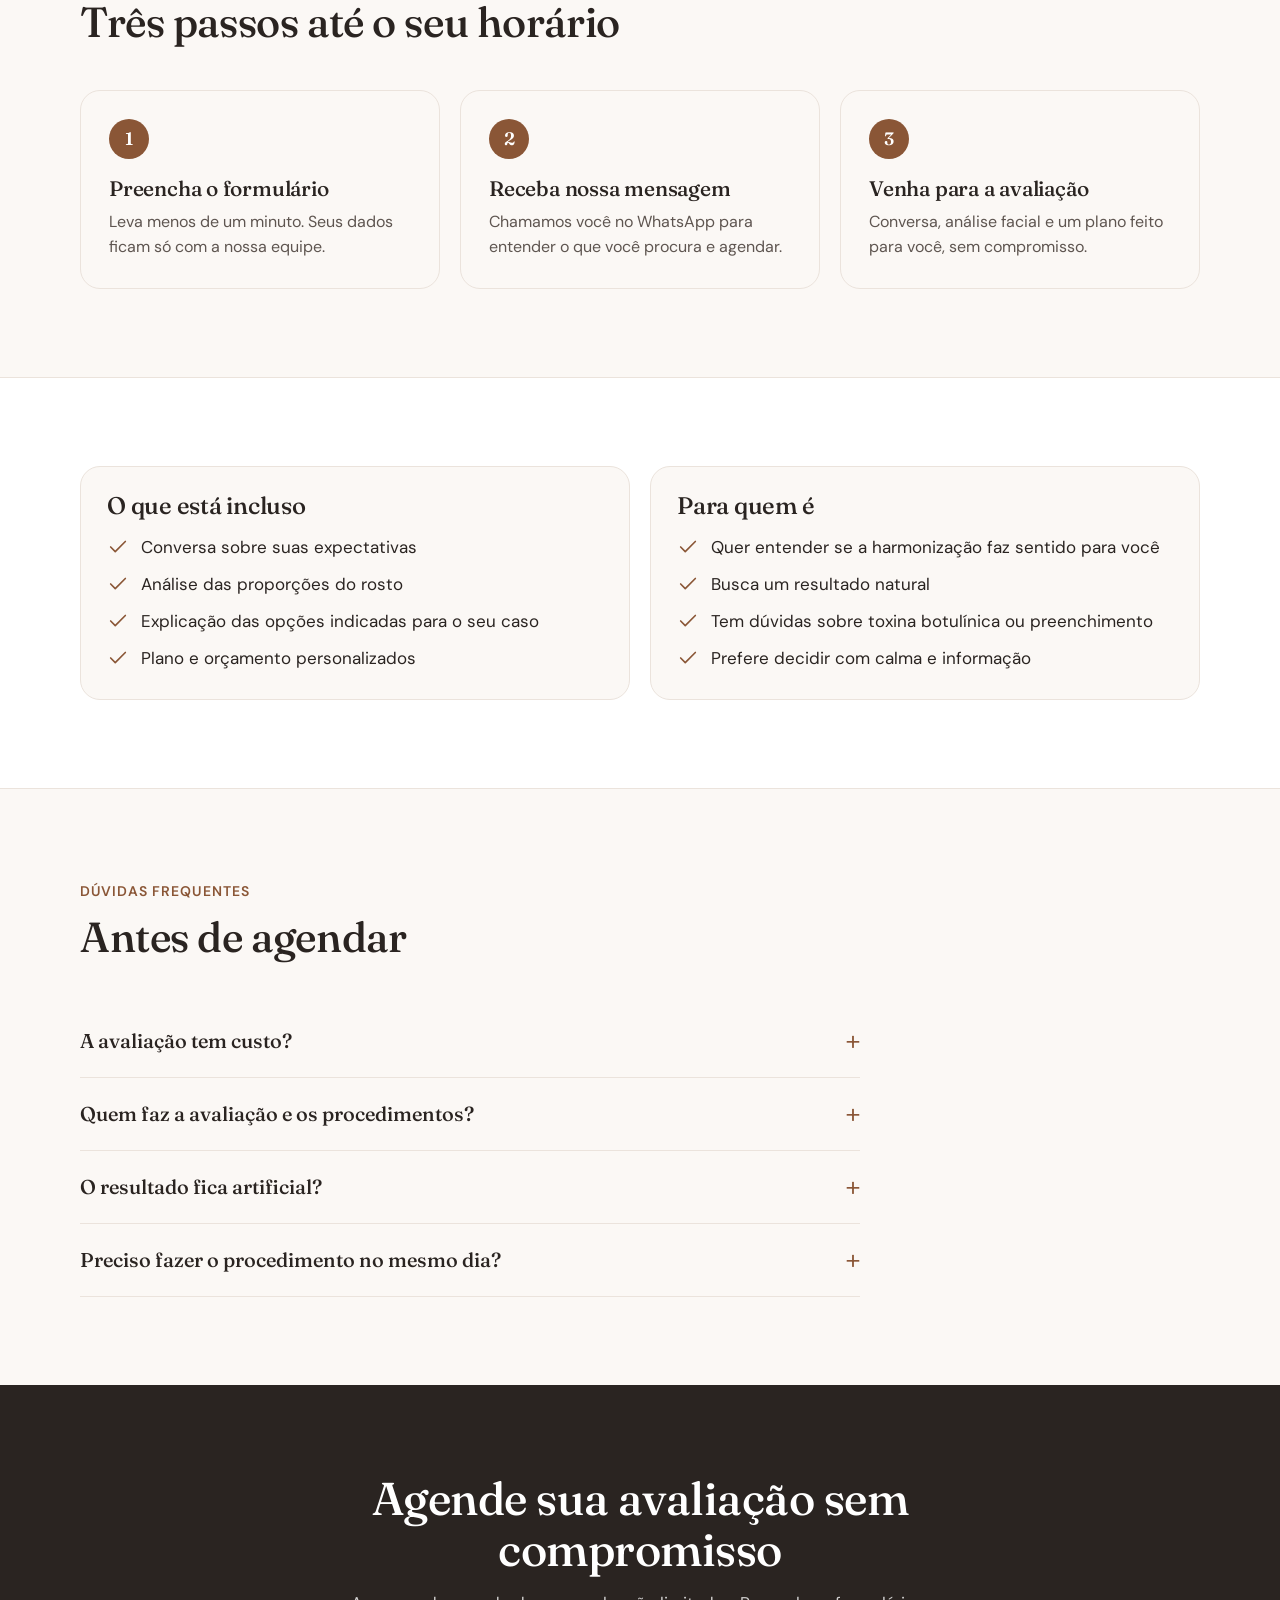
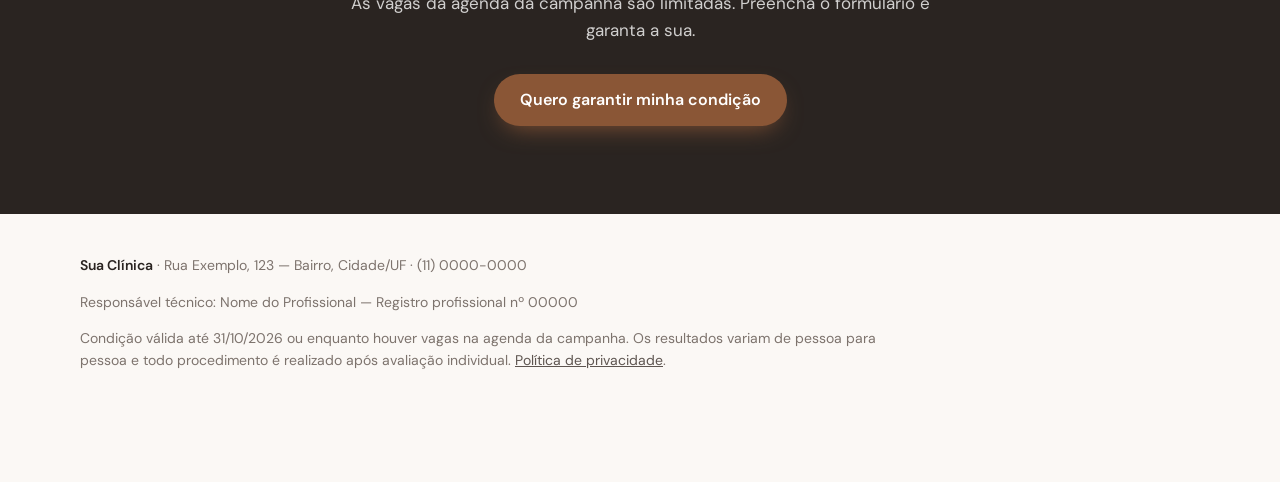
<file: lp/harmonizacao-facial/index.html>
<!doctype html>
<html lang="pt-BR">
<head>
  <meta charset="utf-8">
  <meta name="viewport" content="width=device-width, initial-scale=1">
  <title>Avaliação de Harmonização Facial com condição especial | Sua Clínica</title>
  <meta name="description" content="Avaliação de harmonização facial com profissional habilitado: análise do rosto e plano personalizado, com naturalidade como prioridade.">
  <meta name="theme-color" content="#8a5636">
  <meta property="og:type" content="website">
  <meta property="og:title" content="Avaliação de Harmonização Facial com condição especial | Sua Clínica">
  <meta property="og:description" content="Avaliação de harmonização facial com profissional habilitado: análise do rosto e plano personalizado, com naturalidade como prioridade.">
  <meta property="og:locale" content="pt_BR">
  <link rel="preconnect" href="https://fonts.googleapis.com">
  <link rel="preconnect" href="https://fonts.gstatic.com" crossorigin>
  <link href="https://fonts.googleapis.com/css2?family=DM+Sans:opsz,wght@9..40,400;9..40,600&family=Fraunces:ital,opsz,wght@0,9..144,500;0,9..144,600;1,9..144,500&display=swap" rel="stylesheet">
  <link rel="stylesheet" href="../../assets/css/lp.css">
</head>
<!-- data-lp: ID desta LP. Tem que ser igual à coluna "ID" da aba LPs da planilha. -->
<body data-lp="harmonizacao-facial" style="--accent: #8a5636; --accent-soft: #f5ece5;">

  <header class="topbar">
    <div class="container">
      <a class="marca" href="#topo" aria-label="Sua Clínica — início"><span class="marca-simbolo" aria-hidden="true"></span>Sua Clínica</a>
      <div class="topbar-acoes">
        <span class="selo-validade"><svg class="i i-sm" viewBox="0 0 24 24" aria-hidden="true"><circle cx="12" cy="12" r="10"/><path d="M12 6v6l4 2"/></svg>Condição válida até 31/10</span>
        <a class="btn btn-sm" href="#formulario">Quero aproveitar</a>
      </div>
    </div>
  </header>

  <main id="topo">
    <section class="hero">
      <div class="container hero-grid">
        <div class="hero-texto">
          <span class="eyebrow"><svg class="i i-sm" viewBox="0 0 24 24" aria-hidden="true"><path d="M12 3l1.9 5.8L20 11l-6.1 2.2L12 19l-1.9-5.8L4 11l6.1-2.2z"/></svg>Agenda da campanha · vagas limitadas</span>
          <h1>Harmonização facial com <em>naturalidade</em></h1>
          <p class="hero-lead">Uma avaliação sem pressa para entender o que você deseja, analisar seu rosto e montar um plano personalizado — respeitando seus traços.</p>
          <div class="preco" aria-label="Oferta">
            <span class="preco-por">Avaliação cortesia</span>
            <span class="preco-nota">e condição especial para o plano fechado durante a campanha · ajuste a oferta na página</span>
          </div>
          <ul class="lista-check">
            <li><svg class="i" viewBox="0 0 24 24" aria-hidden="true"><path d="M20 6 9 17l-5-5"/></svg><span>Análise facial completa com profissional habilitado</span></li>
<li><svg class="i" viewBox="0 0 24 24" aria-hidden="true"><path d="M20 6 9 17l-5-5"/></svg><span>Plano personalizado, sem pacotes prontos</span></li>
<li><svg class="i" viewBox="0 0 24 24" aria-hidden="true"><path d="M20 6 9 17l-5-5"/></svg><span>Orçamento transparente antes de qualquer procedimento</span></li>
          </ul>
          <div class="confianca">
            <span><svg class="i i-sm" viewBox="0 0 24 24" aria-hidden="true"><path d="M16 21v-2a4 4 0 0 0-4-4H5a4 4 0 0 0-4 4v2"/><circle cx="8.5" cy="7" r="4"/><path d="m17 11 2 2 4-4"/></svg>Profissionais habilitados</span>
            <span><svg class="i i-sm" viewBox="0 0 24 24" aria-hidden="true"><rect x="1" y="4" width="22" height="16" rx="2"/><path d="M1 10h22"/></svg>Parcelamos no cartão</span>
            <span><svg class="i i-sm" viewBox="0 0 24 24" aria-hidden="true"><rect x="3" y="4" width="18" height="18" rx="2"/><path d="M16 2v4M8 2v4M3 10h18"/></svg>Atendimento com hora marcada</span>
          </div>
        </div>

        <div class="form-card" id="formulario">
          <form data-lead-form novalidate>
            <h2>Garanta sua condição</h2>
            <p class="form-intro">Preencha e nossa equipe chama você no WhatsApp para agendar.</p>

            <div class="campo">
              <label for="nome">Nome</label>
              <input id="nome" name="nome" type="text" autocomplete="name" required>
              <small class="erro" data-erro="nome" aria-live="polite"></small>
            </div>
            <div class="campo">
              <label for="whatsapp">WhatsApp com DDD</label>
              <input id="whatsapp" name="whatsapp" type="tel" inputmode="tel" autocomplete="tel-national" placeholder="(11) 98765-4321" required>
              <small class="erro" data-erro="whatsapp" aria-live="polite"></small>
            </div>
            <div class="campo">
              <label for="email">E-mail <span>(opcional)</span></label>
              <input id="email" name="email" type="email" autocomplete="email">
              <small class="erro" data-erro="email" aria-live="polite"></small>
            </div>
            <div class="campo">
              <label for="horario">Melhor horário para falarmos</label>
              <select id="horario" name="horario">
                <option>Qualquer horário</option>
                <option>Manhã</option>
                <option>Tarde</option>
                <option>Noite</option>
              </select>
            </div>

            <div class="armadilha" aria-hidden="true">
              <label for="empresa">Empresa</label>
              <input id="empresa" name="empresa" type="text" tabindex="-1" autocomplete="off">
            </div>

            <label class="consentimento">
              <input name="consentimento" type="checkbox" required>
              <span>Autorizo a Sua Clínica a entrar em contato por WhatsApp sobre esta promoção. Veja a <a href="../../privacidade.html" target="_blank" rel="noopener">política de privacidade</a>.</span>
            </label>
            <small class="erro" data-erro="consentimento" aria-live="polite"></small>

            <button class="btn btn-block" type="submit">Quero garantir minha condição</button>
            <p class="form-status" data-form-status role="alert"></p>
            <p class="form-seguro"><svg class="i i-sm" viewBox="0 0 24 24" aria-hidden="true"><rect x="3" y="11" width="18" height="11" rx="2"/><path d="M7 11V7a5 5 0 0 1 10 0v4"/></svg>Seus dados estão seguros. Nada de spam.</p>
          </form>

          <div class="sucesso" data-lead-sucesso tabindex="-1" hidden>
            <div class="sucesso-icone"><svg class="i" viewBox="0 0 24 24" aria-hidden="true"><path d="M20 6 9 17l-5-5"/></svg></div>
            <h2>Recebemos seus dados!</h2>
            <p>Em breve nossa equipe chama você no WhatsApp para agendar. Atendimento de segunda a sábado, em horário comercial.</p>
          </div>
        </div>
      </div>
    </section>

    <section class="secao secao-alt">
      <div class="container">
        <div class="secao-cabecalho">
          <span class="kicker">Benefícios</span>
          <h2>Como pensamos a sua harmonização</h2>
        </div>
        <div class="grid-beneficios">
          <article class="card">
            <div class="card-icone"><svg class="i" viewBox="0 0 24 24" aria-hidden="true"><path d="M1 12s4-8 11-8 11 8 11 8-4 8-11 8-11-8-11-8z"/><circle cx="12" cy="12" r="3"/></svg></div>
            <h3>Olhar individual</h3>
            <p>Cada rosto tem proporções próprias. O plano parte das suas características.</p>
          </article>
<article class="card">
            <div class="card-icone"><svg class="i" viewBox="0 0 24 24" aria-hidden="true"><path d="M11 20A7 7 0 0 1 9.8 6.1C15.5 5 17 4.48 19 2c1 2 2 4.18 2 8 0 5.5-4.78 10-10 10z"/><path d="M2 21c0-3 1.85-5.36 5.08-6C9.5 14.52 12 13 13 12"/></svg></div>
            <h3>Naturalidade</h3>
            <p>O objetivo é valorizar seus traços, não transformar quem você é.</p>
          </article>
<article class="card">
            <div class="card-icone"><svg class="i" viewBox="0 0 24 24" aria-hidden="true"><path d="M21 11.5a8.4 8.4 0 0 1-9 8.4 8.6 8.6 0 0 1-3.8-.9L3 21l1.9-5.2A8.4 8.4 0 0 1 12 3a8.5 8.5 0 0 1 9 8.5z"/></svg></div>
            <h3>Conversa franca</h3>
            <p>Explicamos opções, limites e cuidados, para você decidir com tranquilidade.</p>
          </article>
<article class="card">
            <div class="card-icone"><svg class="i" viewBox="0 0 24 24" aria-hidden="true"><path d="M12 22s8-4 8-10V5l-8-3-8 3v7c0 6 8 10 8 10z"/><path d="m9 12 2 2 4-4"/></svg></div>
            <h3>Segurança</h3>
            <p>Procedimentos feitos por profissional habilitado, com produtos regularizados.</p>
          </article>
        </div>
      </div>
    </section>

    <section class="secao">
      <div class="container">
        <div class="secao-cabecalho">
          <span class="kicker">Como funciona</span>
          <h2>Três passos até o seu horário</h2>
        </div>
        <ol class="passos">
          <li><h3>Preencha o formulário</h3><p>Leva menos de um minuto. Seus dados ficam só com a nossa equipe.</p></li>
<li><h3>Receba nossa mensagem</h3><p>Chamamos você no WhatsApp para entender o que você procura e agendar.</p></li>
<li><h3>Venha para a avaliação</h3><p>Conversa, análise facial e um plano feito para você, sem compromisso.</p></li>
        </ol>
      </div>
    </section>

    <section class="secao secao-alt">
      <div class="container duas-colunas">
        <div class="card">
          <h3>O que está incluso</h3>
          <ul class="lista-check">
            <li><svg class="i" viewBox="0 0 24 24" aria-hidden="true"><path d="M20 6 9 17l-5-5"/></svg><span>Conversa sobre suas expectativas</span></li>
<li><svg class="i" viewBox="0 0 24 24" aria-hidden="true"><path d="M20 6 9 17l-5-5"/></svg><span>Análise das proporções do rosto</span></li>
<li><svg class="i" viewBox="0 0 24 24" aria-hidden="true"><path d="M20 6 9 17l-5-5"/></svg><span>Explicação das opções indicadas para o seu caso</span></li>
<li><svg class="i" viewBox="0 0 24 24" aria-hidden="true"><path d="M20 6 9 17l-5-5"/></svg><span>Plano e orçamento personalizados</span></li>
          </ul>
        </div>
        <div class="card">
          <h3>Para quem é</h3>
          <ul class="lista-check">
            <li><svg class="i" viewBox="0 0 24 24" aria-hidden="true"><path d="M20 6 9 17l-5-5"/></svg><span>Quer entender se a harmonização faz sentido para você</span></li>
<li><svg class="i" viewBox="0 0 24 24" aria-hidden="true"><path d="M20 6 9 17l-5-5"/></svg><span>Busca um resultado natural</span></li>
<li><svg class="i" viewBox="0 0 24 24" aria-hidden="true"><path d="M20 6 9 17l-5-5"/></svg><span>Tem dúvidas sobre toxina botulínica ou preenchimento</span></li>
<li><svg class="i" viewBox="0 0 24 24" aria-hidden="true"><path d="M20 6 9 17l-5-5"/></svg><span>Prefere decidir com calma e informação</span></li>
          </ul>
        </div>
      </div>
    </section>

    <section class="secao">
      <div class="container">
        <div class="secao-cabecalho">
          <span class="kicker">Dúvidas frequentes</span>
          <h2>Antes de agendar</h2>
        </div>
        <div class="faq">
          <details><summary>A avaliação tem custo?</summary><p>Durante a campanha a avaliação é cortesia para quem agenda pelo formulário desta página.</p></details>
<details><summary>Quem faz a avaliação e os procedimentos?</summary><p>Profissional habilitado e registrado no respectivo conselho, com experiência em harmonização facial.</p></details>
<details><summary>O resultado fica artificial?</summary><p>Nosso foco é a naturalidade. O plano é individual e as quantidades são definidas para valorizar seus traços.</p></details>
<details><summary>Preciso fazer o procedimento no mesmo dia?</summary><p>Não. Você recebe o plano e o orçamento e decide com calma.</p></details>
        </div>
      </div>
    </section>

    <section class="cta-final">
      <div class="container">
        <h2>Agende sua avaliação sem compromisso</h2>
        <p>As vagas da agenda da campanha são limitadas. Preencha o formulário e garanta a sua.</p>
        <a class="btn" href="#formulario">Quero garantir minha condição</a>
      </div>
    </section>
  </main>

  <footer class="rodape">
    <div class="container">
      <p><strong>Sua Clínica</strong> · Rua Exemplo, 123 — Bairro, Cidade/UF · (11) 0000-0000</p>
      <p>Responsável técnico: Nome do Profissional — Registro profissional nº 00000</p>
      <p class="rodape-aviso">Condição válida até 31/10/2026 ou enquanto houver vagas na agenda da campanha. Os resultados variam de pessoa para pessoa e todo procedimento é realizado após avaliação individual. <a href="../../privacidade.html">Política de privacidade</a>.</p>
    </div>
  </footer>

  <div class="cta-mobile" data-cta-mobile>
    <a class="btn" href="#formulario">Quero garantir minha condição</a>
  </div>

  <script src="../../assets/js/config.js"></script>
  <script src="../../assets/js/lp.js" defer></script>
</body>
</html>
</file>
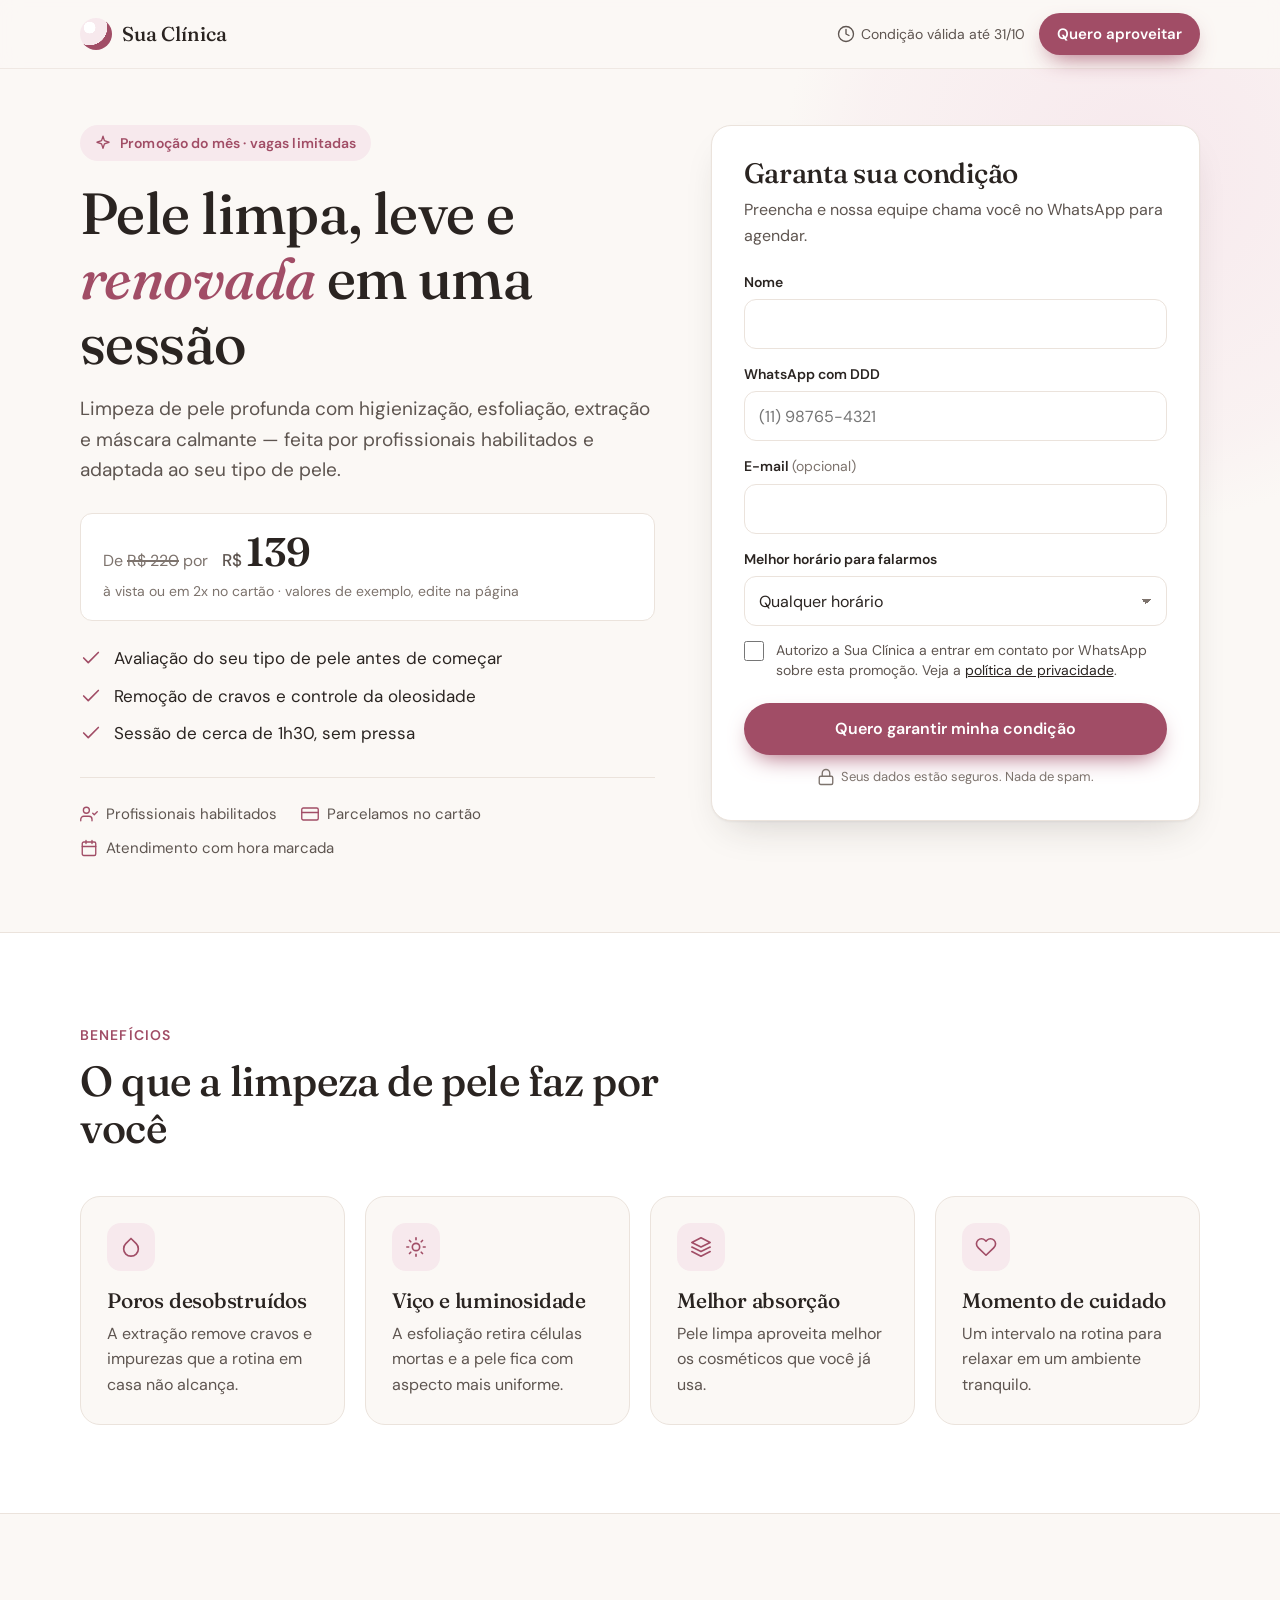
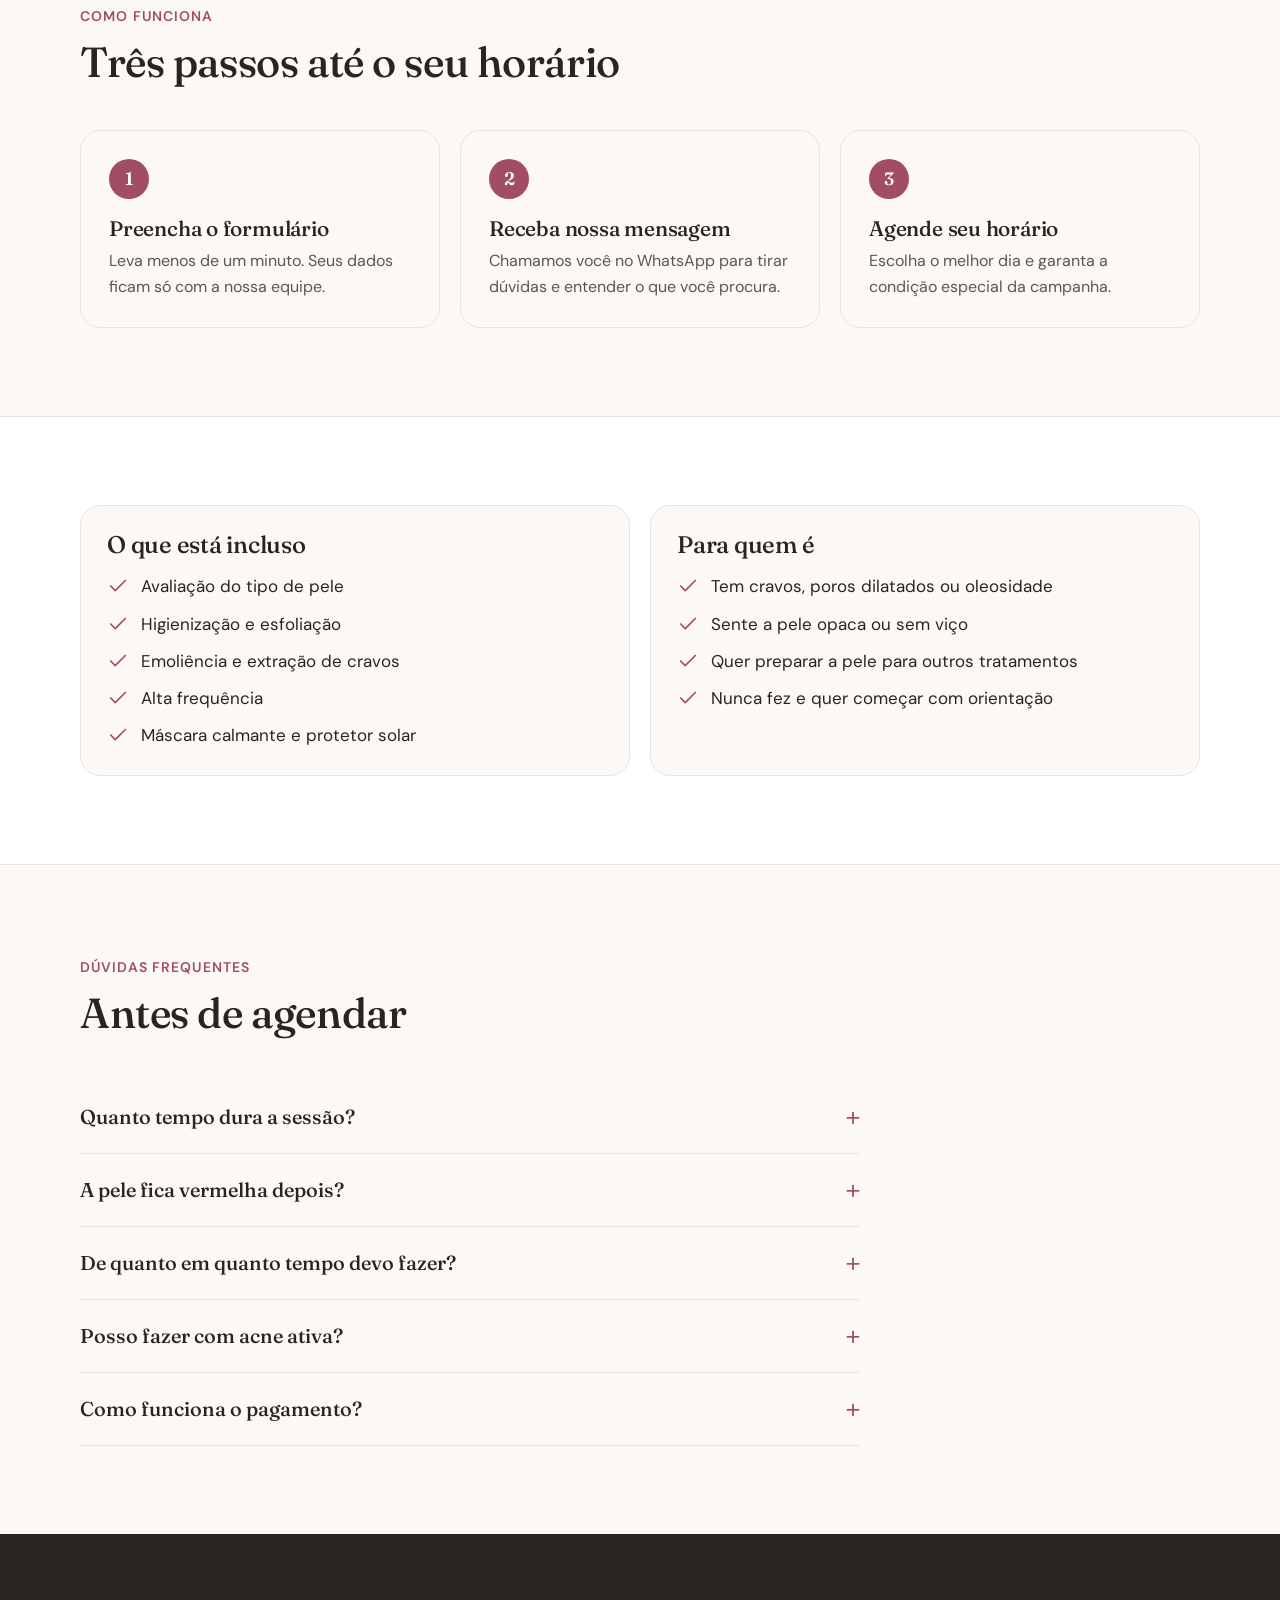
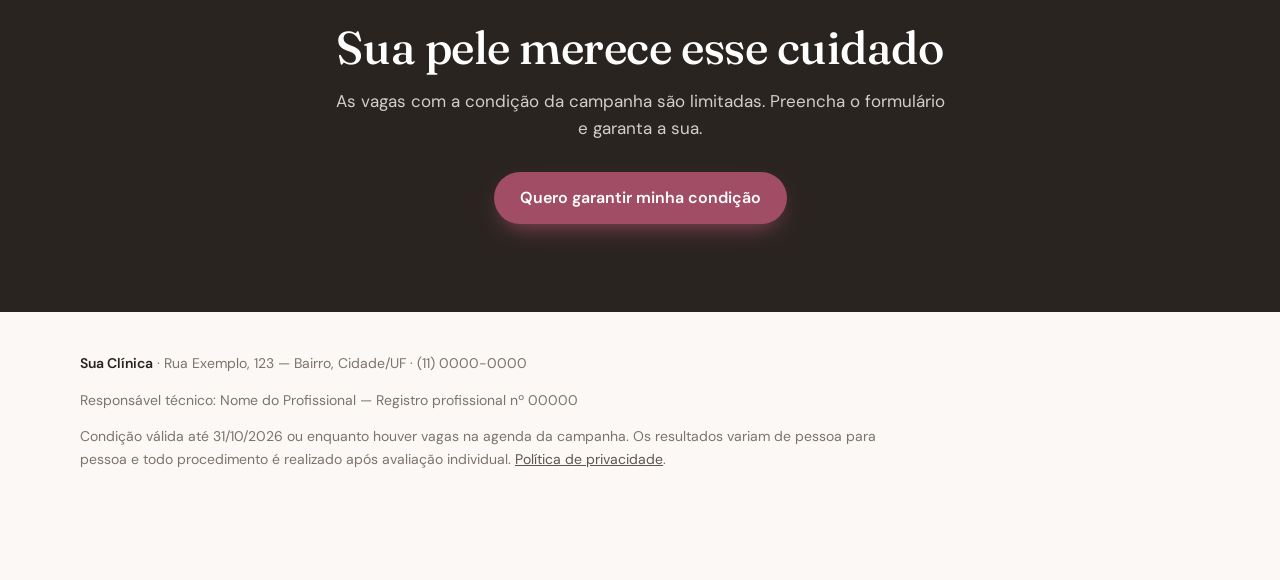
<file: lp/limpeza-de-pele/index.html>
<!doctype html>
<html lang="pt-BR">
<head>
  <meta charset="utf-8">
  <meta name="viewport" content="width=device-width, initial-scale=1">
  <title>Limpeza de Pele Profunda com condição especial | Sua Clínica</title>
  <meta name="description" content="Limpeza de pele profunda com condição especial: extração, esfoliação e máscara calmante, adaptadas ao seu tipo de pele.">
  <meta name="theme-color" content="#a14d66">
  <meta property="og:type" content="website">
  <meta property="og:title" content="Limpeza de Pele Profunda com condição especial | Sua Clínica">
  <meta property="og:description" content="Limpeza de pele profunda com condição especial: extração, esfoliação e máscara calmante, adaptadas ao seu tipo de pele.">
  <meta property="og:locale" content="pt_BR">
  <link rel="preconnect" href="https://fonts.googleapis.com">
  <link rel="preconnect" href="https://fonts.gstatic.com" crossorigin>
  <link href="https://fonts.googleapis.com/css2?family=DM+Sans:opsz,wght@9..40,400;9..40,600&family=Fraunces:ital,opsz,wght@0,9..144,500;0,9..144,600;1,9..144,500&display=swap" rel="stylesheet">
  <link rel="stylesheet" href="../../assets/css/lp.css">
</head>
<!-- data-lp: ID desta LP. Tem que ser igual à coluna "ID" da aba LPs da planilha. -->
<body data-lp="limpeza-de-pele" style="--accent: #a14d66; --accent-soft: #f7e9ed;">

  <header class="topbar">
    <div class="container">
      <a class="marca" href="#topo" aria-label="Sua Clínica — início"><span class="marca-simbolo" aria-hidden="true"></span>Sua Clínica</a>
      <div class="topbar-acoes">
        <span class="selo-validade"><svg class="i i-sm" viewBox="0 0 24 24" aria-hidden="true"><circle cx="12" cy="12" r="10"/><path d="M12 6v6l4 2"/></svg>Condição válida até 31/10</span>
        <a class="btn btn-sm" href="#formulario">Quero aproveitar</a>
      </div>
    </div>
  </header>

  <main id="topo">
    <section class="hero">
      <div class="container hero-grid">
        <div class="hero-texto">
          <span class="eyebrow"><svg class="i i-sm" viewBox="0 0 24 24" aria-hidden="true"><path d="M12 3l1.9 5.8L20 11l-6.1 2.2L12 19l-1.9-5.8L4 11l6.1-2.2z"/></svg>Promoção do mês · vagas limitadas</span>
          <h1>Pele limpa, leve e <em>renovada</em> em uma sessão</h1>
          <p class="hero-lead">Limpeza de pele profunda com higienização, esfoliação, extração e máscara calmante — feita por profissionais habilitados e adaptada ao seu tipo de pele.</p>
          <div class="preco" aria-label="Preço promocional">
            <span class="preco-de">De <s>R$ 220</s> por</span>
            <span class="preco-por"><small>R$</small>139</span>
            <span class="preco-nota">à vista ou em 2x no cartão · valores de exemplo, edite na página</span>
          </div>
          <ul class="lista-check">
            <li><svg class="i" viewBox="0 0 24 24" aria-hidden="true"><path d="M20 6 9 17l-5-5"/></svg><span>Avaliação do seu tipo de pele antes de começar</span></li>
<li><svg class="i" viewBox="0 0 24 24" aria-hidden="true"><path d="M20 6 9 17l-5-5"/></svg><span>Remoção de cravos e controle da oleosidade</span></li>
<li><svg class="i" viewBox="0 0 24 24" aria-hidden="true"><path d="M20 6 9 17l-5-5"/></svg><span>Sessão de cerca de 1h30, sem pressa</span></li>
          </ul>
          <div class="confianca">
            <span><svg class="i i-sm" viewBox="0 0 24 24" aria-hidden="true"><path d="M16 21v-2a4 4 0 0 0-4-4H5a4 4 0 0 0-4 4v2"/><circle cx="8.5" cy="7" r="4"/><path d="m17 11 2 2 4-4"/></svg>Profissionais habilitados</span>
            <span><svg class="i i-sm" viewBox="0 0 24 24" aria-hidden="true"><rect x="1" y="4" width="22" height="16" rx="2"/><path d="M1 10h22"/></svg>Parcelamos no cartão</span>
            <span><svg class="i i-sm" viewBox="0 0 24 24" aria-hidden="true"><rect x="3" y="4" width="18" height="18" rx="2"/><path d="M16 2v4M8 2v4M3 10h18"/></svg>Atendimento com hora marcada</span>
          </div>
        </div>

        <div class="form-card" id="formulario">
          <form data-lead-form novalidate>
            <h2>Garanta sua condição</h2>
            <p class="form-intro">Preencha e nossa equipe chama você no WhatsApp para agendar.</p>

            <div class="campo">
              <label for="nome">Nome</label>
              <input id="nome" name="nome" type="text" autocomplete="name" required>
              <small class="erro" data-erro="nome" aria-live="polite"></small>
            </div>
            <div class="campo">
              <label for="whatsapp">WhatsApp com DDD</label>
              <input id="whatsapp" name="whatsapp" type="tel" inputmode="tel" autocomplete="tel-national" placeholder="(11) 98765-4321" required>
              <small class="erro" data-erro="whatsapp" aria-live="polite"></small>
            </div>
            <div class="campo">
              <label for="email">E-mail <span>(opcional)</span></label>
              <input id="email" name="email" type="email" autocomplete="email">
              <small class="erro" data-erro="email" aria-live="polite"></small>
            </div>
            <div class="campo">
              <label for="horario">Melhor horário para falarmos</label>
              <select id="horario" name="horario">
                <option>Qualquer horário</option>
                <option>Manhã</option>
                <option>Tarde</option>
                <option>Noite</option>
              </select>
            </div>

            <div class="armadilha" aria-hidden="true">
              <label for="empresa">Empresa</label>
              <input id="empresa" name="empresa" type="text" tabindex="-1" autocomplete="off">
            </div>

            <label class="consentimento">
              <input name="consentimento" type="checkbox" required>
              <span>Autorizo a Sua Clínica a entrar em contato por WhatsApp sobre esta promoção. Veja a <a href="../../privacidade.html" target="_blank" rel="noopener">política de privacidade</a>.</span>
            </label>
            <small class="erro" data-erro="consentimento" aria-live="polite"></small>

            <button class="btn btn-block" type="submit">Quero garantir minha condição</button>
            <p class="form-status" data-form-status role="alert"></p>
            <p class="form-seguro"><svg class="i i-sm" viewBox="0 0 24 24" aria-hidden="true"><rect x="3" y="11" width="18" height="11" rx="2"/><path d="M7 11V7a5 5 0 0 1 10 0v4"/></svg>Seus dados estão seguros. Nada de spam.</p>
          </form>

          <div class="sucesso" data-lead-sucesso tabindex="-1" hidden>
            <div class="sucesso-icone"><svg class="i" viewBox="0 0 24 24" aria-hidden="true"><path d="M20 6 9 17l-5-5"/></svg></div>
            <h2>Recebemos seus dados!</h2>
            <p>Em breve nossa equipe chama você no WhatsApp para agendar. Atendimento de segunda a sábado, em horário comercial.</p>
          </div>
        </div>
      </div>
    </section>

    <section class="secao secao-alt">
      <div class="container">
        <div class="secao-cabecalho">
          <span class="kicker">Benefícios</span>
          <h2>O que a limpeza de pele faz por você</h2>
        </div>
        <div class="grid-beneficios">
          <article class="card">
            <div class="card-icone"><svg class="i" viewBox="0 0 24 24" aria-hidden="true"><path d="M12 2.7l5.7 5.7a8 8 0 1 1-11.4 0z"/></svg></div>
            <h3>Poros desobstruídos</h3>
            <p>A extração remove cravos e impurezas que a rotina em casa não alcança.</p>
          </article>
<article class="card">
            <div class="card-icone"><svg class="i" viewBox="0 0 24 24" aria-hidden="true"><circle cx="12" cy="12" r="4"/><path d="M12 2v2M12 20v2M4.9 4.9l1.4 1.4M17.7 17.7l1.4 1.4M2 12h2M20 12h2M4.9 19.1l1.4-1.4M17.7 6.3l1.4-1.4"/></svg></div>
            <h3>Viço e luminosidade</h3>
            <p>A esfoliação retira células mortas e a pele fica com aspecto mais uniforme.</p>
          </article>
<article class="card">
            <div class="card-icone"><svg class="i" viewBox="0 0 24 24" aria-hidden="true"><path d="m12 2 10 5-10 5L2 7l10-5z"/><path d="m2 17 10 5 10-5M2 12l10 5 10-5"/></svg></div>
            <h3>Melhor absorção</h3>
            <p>Pele limpa aproveita melhor os cosméticos que você já usa.</p>
          </article>
<article class="card">
            <div class="card-icone"><svg class="i" viewBox="0 0 24 24" aria-hidden="true"><path d="M20.8 4.6a5.5 5.5 0 0 0-7.8 0L12 5.7l-1-1.1a5.5 5.5 0 0 0-7.8 7.8l1 1.1L12 21l7.8-7.5 1-1.1a5.5 5.5 0 0 0 0-7.8z"/></svg></div>
            <h3>Momento de cuidado</h3>
            <p>Um intervalo na rotina para relaxar em um ambiente tranquilo.</p>
          </article>
        </div>
      </div>
    </section>

    <section class="secao">
      <div class="container">
        <div class="secao-cabecalho">
          <span class="kicker">Como funciona</span>
          <h2>Três passos até o seu horário</h2>
        </div>
        <ol class="passos">
          <li><h3>Preencha o formulário</h3><p>Leva menos de um minuto. Seus dados ficam só com a nossa equipe.</p></li>
<li><h3>Receba nossa mensagem</h3><p>Chamamos você no WhatsApp para tirar dúvidas e entender o que você procura.</p></li>
<li><h3>Agende seu horário</h3><p>Escolha o melhor dia e garanta a condição especial da campanha.</p></li>
        </ol>
      </div>
    </section>

    <section class="secao secao-alt">
      <div class="container duas-colunas">
        <div class="card">
          <h3>O que está incluso</h3>
          <ul class="lista-check">
            <li><svg class="i" viewBox="0 0 24 24" aria-hidden="true"><path d="M20 6 9 17l-5-5"/></svg><span>Avaliação do tipo de pele</span></li>
<li><svg class="i" viewBox="0 0 24 24" aria-hidden="true"><path d="M20 6 9 17l-5-5"/></svg><span>Higienização e esfoliação</span></li>
<li><svg class="i" viewBox="0 0 24 24" aria-hidden="true"><path d="M20 6 9 17l-5-5"/></svg><span>Emoliência e extração de cravos</span></li>
<li><svg class="i" viewBox="0 0 24 24" aria-hidden="true"><path d="M20 6 9 17l-5-5"/></svg><span>Alta frequência</span></li>
<li><svg class="i" viewBox="0 0 24 24" aria-hidden="true"><path d="M20 6 9 17l-5-5"/></svg><span>Máscara calmante e protetor solar</span></li>
          </ul>
        </div>
        <div class="card">
          <h3>Para quem é</h3>
          <ul class="lista-check">
            <li><svg class="i" viewBox="0 0 24 24" aria-hidden="true"><path d="M20 6 9 17l-5-5"/></svg><span>Tem cravos, poros dilatados ou oleosidade</span></li>
<li><svg class="i" viewBox="0 0 24 24" aria-hidden="true"><path d="M20 6 9 17l-5-5"/></svg><span>Sente a pele opaca ou sem viço</span></li>
<li><svg class="i" viewBox="0 0 24 24" aria-hidden="true"><path d="M20 6 9 17l-5-5"/></svg><span>Quer preparar a pele para outros tratamentos</span></li>
<li><svg class="i" viewBox="0 0 24 24" aria-hidden="true"><path d="M20 6 9 17l-5-5"/></svg><span>Nunca fez e quer começar com orientação</span></li>
          </ul>
        </div>
      </div>
    </section>

    <section class="secao">
      <div class="container">
        <div class="secao-cabecalho">
          <span class="kicker">Dúvidas frequentes</span>
          <h2>Antes de agendar</h2>
        </div>
        <div class="faq">
          <details><summary>Quanto tempo dura a sessão?</summary><p>Em média 1h30, incluindo a avaliação inicial e as orientações de cuidados para os dias seguintes.</p></details>
<details><summary>A pele fica vermelha depois?</summary><p>Pode ficar levemente avermelhada por algumas horas, principalmente onde houve extração. Por isso recomendamos não marcar compromissos importantes logo depois.</p></details>
<details><summary>De quanto em quanto tempo devo fazer?</summary><p>Depende do seu tipo de pele. Em geral indicamos a cada 30 a 45 dias, mas o intervalo ideal é definido na avaliação.</p></details>
<details><summary>Posso fazer com acne ativa?</summary><p>Depende do grau e do tipo de lesão. Avaliamos antes e, se não for o momento, indicamos o cuidado mais adequado.</p></details>
<details><summary>Como funciona o pagamento?</summary><p>Você paga no dia do atendimento, à vista ou no cartão. A condição promocional vale para agendamentos feitos pelo formulário desta página.</p></details>
        </div>
      </div>
    </section>

    <section class="cta-final">
      <div class="container">
        <h2>Sua pele merece esse cuidado</h2>
        <p>As vagas com a condição da campanha são limitadas. Preencha o formulário e garanta a sua.</p>
        <a class="btn" href="#formulario">Quero garantir minha condição</a>
      </div>
    </section>
  </main>

  <footer class="rodape">
    <div class="container">
      <p><strong>Sua Clínica</strong> · Rua Exemplo, 123 — Bairro, Cidade/UF · (11) 0000-0000</p>
      <p>Responsável técnico: Nome do Profissional — Registro profissional nº 00000</p>
      <p class="rodape-aviso">Condição válida até 31/10/2026 ou enquanto houver vagas na agenda da campanha. Os resultados variam de pessoa para pessoa e todo procedimento é realizado após avaliação individual. <a href="../../privacidade.html">Política de privacidade</a>.</p>
    </div>
  </footer>

  <div class="cta-mobile" data-cta-mobile>
    <a class="btn" href="#formulario">Quero garantir minha condição</a>
  </div>

  <script src="../../assets/js/config.js"></script>
  <script src="../../assets/js/lp.js" defer></script>
</body>
</html>
</file>
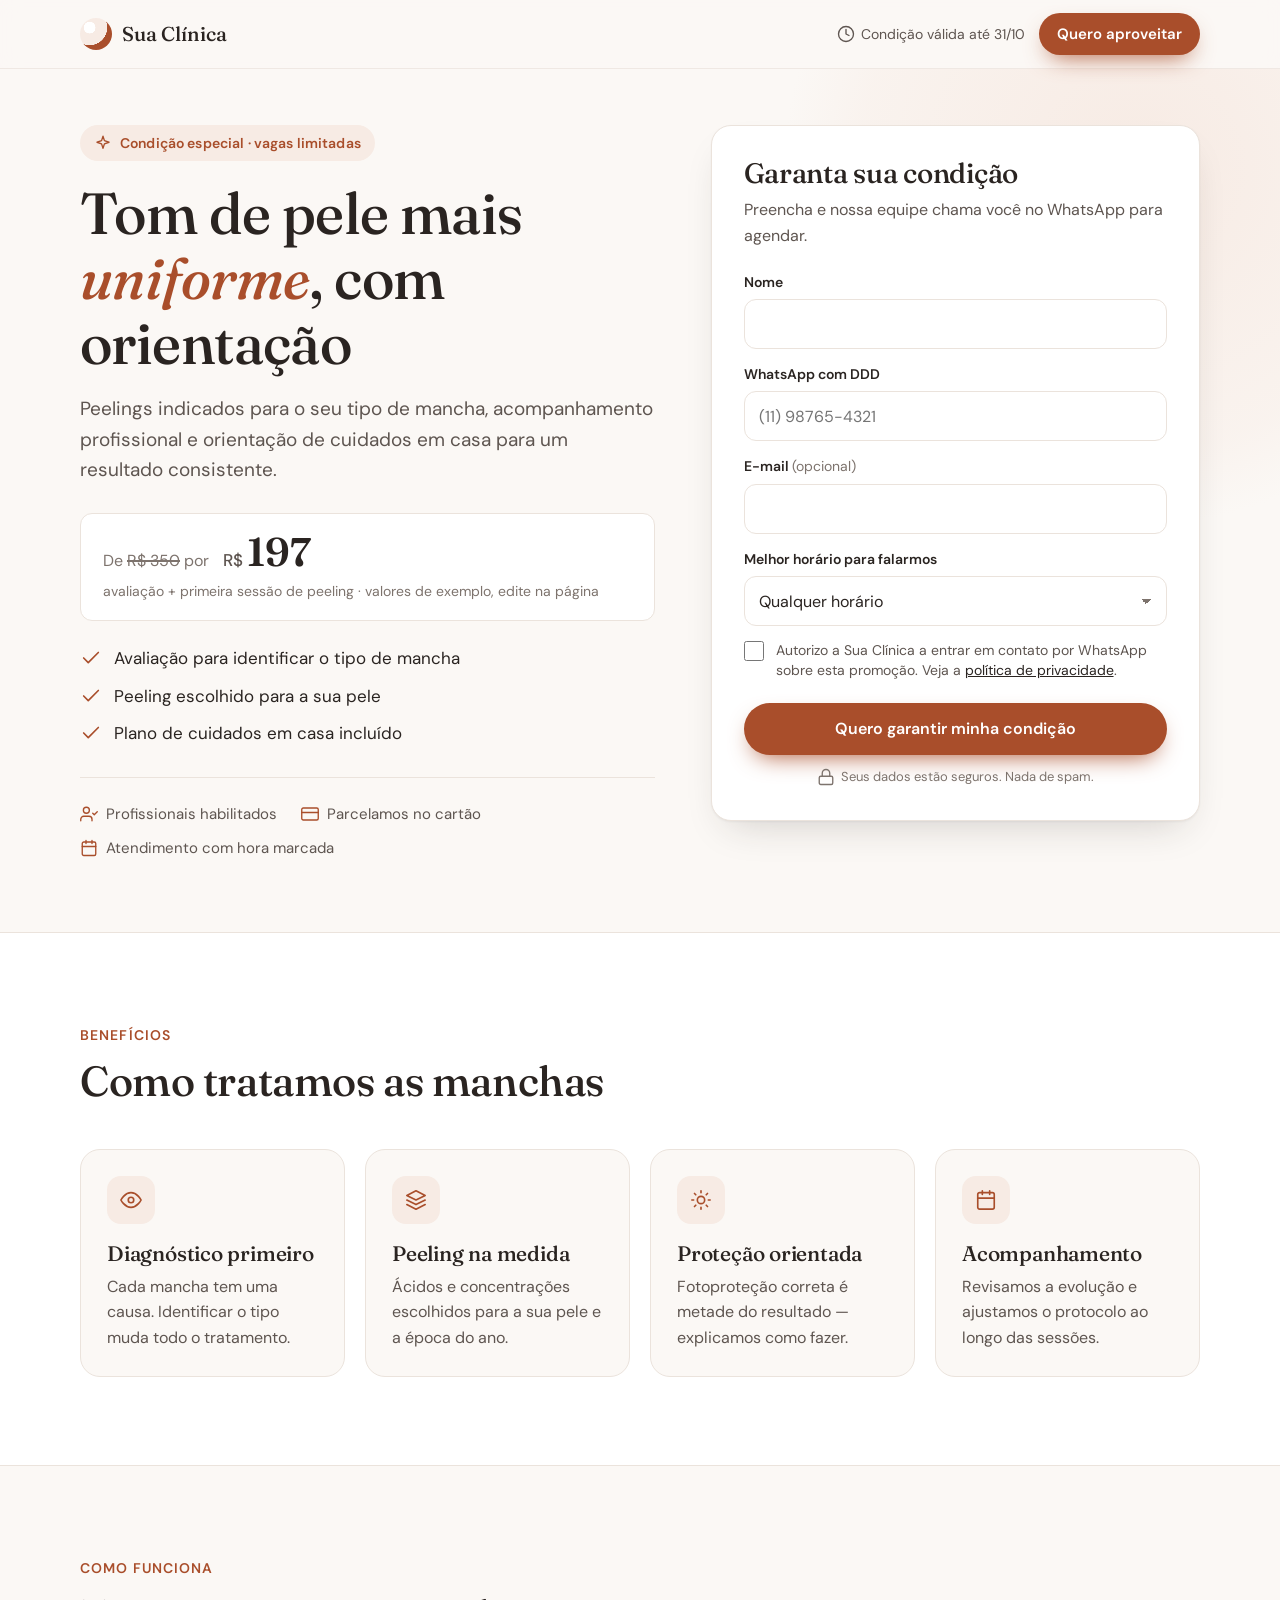
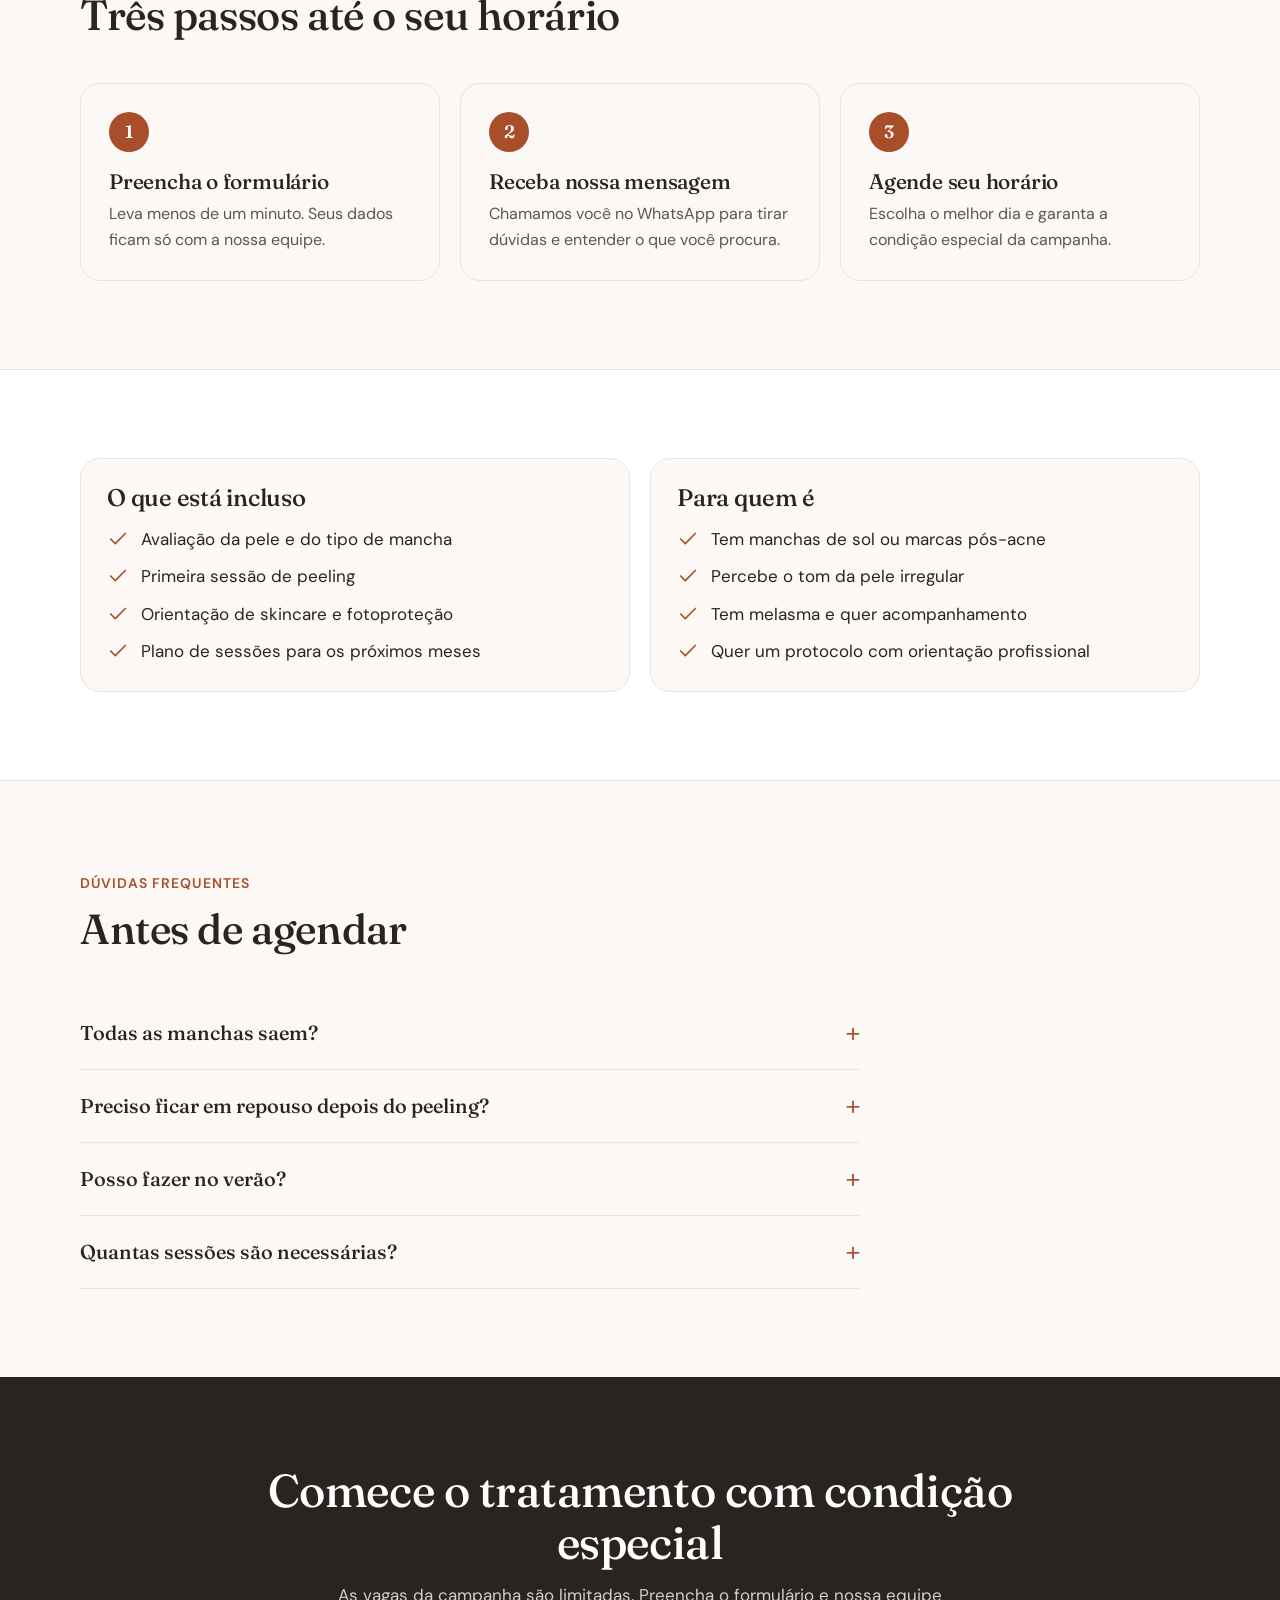
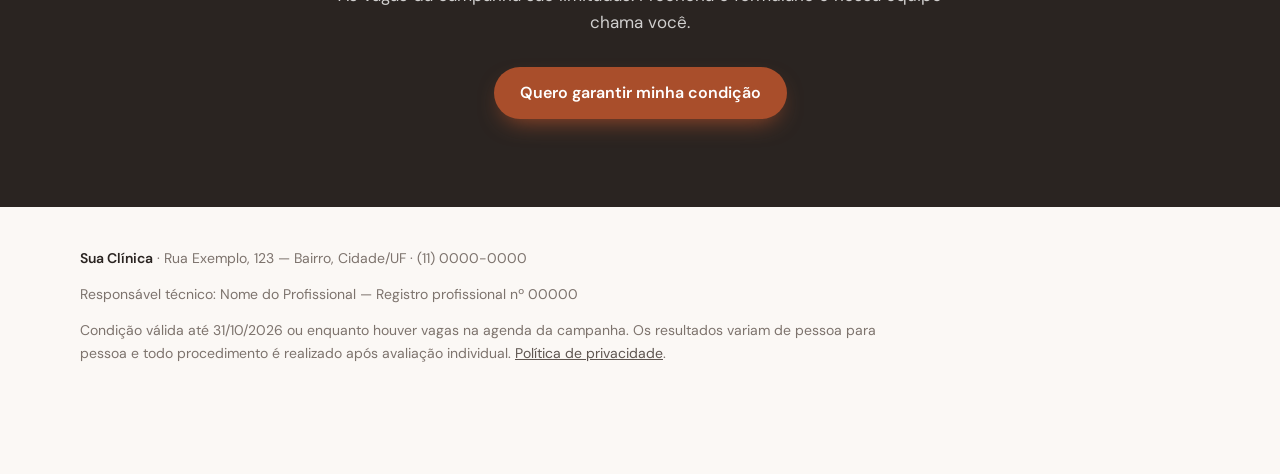
<file: lp/tratamento-manchas/index.html>
<!doctype html>
<html lang="pt-BR">
<head>
  <meta charset="utf-8">
  <meta name="viewport" content="width=device-width, initial-scale=1">
  <title>Tratamento para Manchas com condição especial | Sua Clínica</title>
  <meta name="description" content="Tratamento para manchas com peeling e protocolo personalizado, com condição especial por tempo limitado.">
  <meta name="theme-color" content="#a94e2b">
  <meta property="og:type" content="website">
  <meta property="og:title" content="Tratamento para Manchas com condição especial | Sua Clínica">
  <meta property="og:description" content="Tratamento para manchas com peeling e protocolo personalizado, com condição especial por tempo limitado.">
  <meta property="og:locale" content="pt_BR">
  <link rel="preconnect" href="https://fonts.googleapis.com">
  <link rel="preconnect" href="https://fonts.gstatic.com" crossorigin>
  <link href="https://fonts.googleapis.com/css2?family=DM+Sans:opsz,wght@9..40,400;9..40,600&family=Fraunces:ital,opsz,wght@0,9..144,500;0,9..144,600;1,9..144,500&display=swap" rel="stylesheet">
  <link rel="stylesheet" href="../../assets/css/lp.css">
</head>
<!-- data-lp: ID desta LP. Tem que ser igual à coluna "ID" da aba LPs da planilha. -->
<body data-lp="tratamento-manchas" style="--accent: #a94e2b; --accent-soft: #f7ebe4;">

  <header class="topbar">
    <div class="container">
      <a class="marca" href="#topo" aria-label="Sua Clínica — início"><span class="marca-simbolo" aria-hidden="true"></span>Sua Clínica</a>
      <div class="topbar-acoes">
        <span class="selo-validade"><svg class="i i-sm" viewBox="0 0 24 24" aria-hidden="true"><circle cx="12" cy="12" r="10"/><path d="M12 6v6l4 2"/></svg>Condição válida até 31/10</span>
        <a class="btn btn-sm" href="#formulario">Quero aproveitar</a>
      </div>
    </div>
  </header>

  <main id="topo">
    <section class="hero">
      <div class="container hero-grid">
        <div class="hero-texto">
          <span class="eyebrow"><svg class="i i-sm" viewBox="0 0 24 24" aria-hidden="true"><path d="M12 3l1.9 5.8L20 11l-6.1 2.2L12 19l-1.9-5.8L4 11l6.1-2.2z"/></svg>Condição especial · vagas limitadas</span>
          <h1>Tom de pele mais <em>uniforme</em>, com orientação</h1>
          <p class="hero-lead">Peelings indicados para o seu tipo de mancha, acompanhamento profissional e orientação de cuidados em casa para um resultado consistente.</p>
          <div class="preco" aria-label="Preço promocional">
            <span class="preco-de">De <s>R$ 350</s> por</span>
            <span class="preco-por"><small>R$</small>197</span>
            <span class="preco-nota">avaliação + primeira sessão de peeling · valores de exemplo, edite na página</span>
          </div>
          <ul class="lista-check">
            <li><svg class="i" viewBox="0 0 24 24" aria-hidden="true"><path d="M20 6 9 17l-5-5"/></svg><span>Avaliação para identificar o tipo de mancha</span></li>
<li><svg class="i" viewBox="0 0 24 24" aria-hidden="true"><path d="M20 6 9 17l-5-5"/></svg><span>Peeling escolhido para a sua pele</span></li>
<li><svg class="i" viewBox="0 0 24 24" aria-hidden="true"><path d="M20 6 9 17l-5-5"/></svg><span>Plano de cuidados em casa incluído</span></li>
          </ul>
          <div class="confianca">
            <span><svg class="i i-sm" viewBox="0 0 24 24" aria-hidden="true"><path d="M16 21v-2a4 4 0 0 0-4-4H5a4 4 0 0 0-4 4v2"/><circle cx="8.5" cy="7" r="4"/><path d="m17 11 2 2 4-4"/></svg>Profissionais habilitados</span>
            <span><svg class="i i-sm" viewBox="0 0 24 24" aria-hidden="true"><rect x="1" y="4" width="22" height="16" rx="2"/><path d="M1 10h22"/></svg>Parcelamos no cartão</span>
            <span><svg class="i i-sm" viewBox="0 0 24 24" aria-hidden="true"><rect x="3" y="4" width="18" height="18" rx="2"/><path d="M16 2v4M8 2v4M3 10h18"/></svg>Atendimento com hora marcada</span>
          </div>
        </div>

        <div class="form-card" id="formulario">
          <form data-lead-form novalidate>
            <h2>Garanta sua condição</h2>
            <p class="form-intro">Preencha e nossa equipe chama você no WhatsApp para agendar.</p>

            <div class="campo">
              <label for="nome">Nome</label>
              <input id="nome" name="nome" type="text" autocomplete="name" required>
              <small class="erro" data-erro="nome" aria-live="polite"></small>
            </div>
            <div class="campo">
              <label for="whatsapp">WhatsApp com DDD</label>
              <input id="whatsapp" name="whatsapp" type="tel" inputmode="tel" autocomplete="tel-national" placeholder="(11) 98765-4321" required>
              <small class="erro" data-erro="whatsapp" aria-live="polite"></small>
            </div>
            <div class="campo">
              <label for="email">E-mail <span>(opcional)</span></label>
              <input id="email" name="email" type="email" autocomplete="email">
              <small class="erro" data-erro="email" aria-live="polite"></small>
            </div>
            <div class="campo">
              <label for="horario">Melhor horário para falarmos</label>
              <select id="horario" name="horario">
                <option>Qualquer horário</option>
                <option>Manhã</option>
                <option>Tarde</option>
                <option>Noite</option>
              </select>
            </div>

            <div class="armadilha" aria-hidden="true">
              <label for="empresa">Empresa</label>
              <input id="empresa" name="empresa" type="text" tabindex="-1" autocomplete="off">
            </div>

            <label class="consentimento">
              <input name="consentimento" type="checkbox" required>
              <span>Autorizo a Sua Clínica a entrar em contato por WhatsApp sobre esta promoção. Veja a <a href="../../privacidade.html" target="_blank" rel="noopener">política de privacidade</a>.</span>
            </label>
            <small class="erro" data-erro="consentimento" aria-live="polite"></small>

            <button class="btn btn-block" type="submit">Quero garantir minha condição</button>
            <p class="form-status" data-form-status role="alert"></p>
            <p class="form-seguro"><svg class="i i-sm" viewBox="0 0 24 24" aria-hidden="true"><rect x="3" y="11" width="18" height="11" rx="2"/><path d="M7 11V7a5 5 0 0 1 10 0v4"/></svg>Seus dados estão seguros. Nada de spam.</p>
          </form>

          <div class="sucesso" data-lead-sucesso tabindex="-1" hidden>
            <div class="sucesso-icone"><svg class="i" viewBox="0 0 24 24" aria-hidden="true"><path d="M20 6 9 17l-5-5"/></svg></div>
            <h2>Recebemos seus dados!</h2>
            <p>Em breve nossa equipe chama você no WhatsApp para agendar. Atendimento de segunda a sábado, em horário comercial.</p>
          </div>
        </div>
      </div>
    </section>

    <section class="secao secao-alt">
      <div class="container">
        <div class="secao-cabecalho">
          <span class="kicker">Benefícios</span>
          <h2>Como tratamos as manchas</h2>
        </div>
        <div class="grid-beneficios">
          <article class="card">
            <div class="card-icone"><svg class="i" viewBox="0 0 24 24" aria-hidden="true"><path d="M1 12s4-8 11-8 11 8 11 8-4 8-11 8-11-8-11-8z"/><circle cx="12" cy="12" r="3"/></svg></div>
            <h3>Diagnóstico primeiro</h3>
            <p>Cada mancha tem uma causa. Identificar o tipo muda todo o tratamento.</p>
          </article>
<article class="card">
            <div class="card-icone"><svg class="i" viewBox="0 0 24 24" aria-hidden="true"><path d="m12 2 10 5-10 5L2 7l10-5z"/><path d="m2 17 10 5 10-5M2 12l10 5 10-5"/></svg></div>
            <h3>Peeling na medida</h3>
            <p>Ácidos e concentrações escolhidos para a sua pele e a época do ano.</p>
          </article>
<article class="card">
            <div class="card-icone"><svg class="i" viewBox="0 0 24 24" aria-hidden="true"><circle cx="12" cy="12" r="4"/><path d="M12 2v2M12 20v2M4.9 4.9l1.4 1.4M17.7 17.7l1.4 1.4M2 12h2M20 12h2M4.9 19.1l1.4-1.4M17.7 6.3l1.4-1.4"/></svg></div>
            <h3>Proteção orientada</h3>
            <p>Fotoproteção correta é metade do resultado — explicamos como fazer.</p>
          </article>
<article class="card">
            <div class="card-icone"><svg class="i" viewBox="0 0 24 24" aria-hidden="true"><rect x="3" y="4" width="18" height="18" rx="2"/><path d="M16 2v4M8 2v4M3 10h18"/></svg></div>
            <h3>Acompanhamento</h3>
            <p>Revisamos a evolução e ajustamos o protocolo ao longo das sessões.</p>
          </article>
        </div>
      </div>
    </section>

    <section class="secao">
      <div class="container">
        <div class="secao-cabecalho">
          <span class="kicker">Como funciona</span>
          <h2>Três passos até o seu horário</h2>
        </div>
        <ol class="passos">
          <li><h3>Preencha o formulário</h3><p>Leva menos de um minuto. Seus dados ficam só com a nossa equipe.</p></li>
<li><h3>Receba nossa mensagem</h3><p>Chamamos você no WhatsApp para tirar dúvidas e entender o que você procura.</p></li>
<li><h3>Agende seu horário</h3><p>Escolha o melhor dia e garanta a condição especial da campanha.</p></li>
        </ol>
      </div>
    </section>

    <section class="secao secao-alt">
      <div class="container duas-colunas">
        <div class="card">
          <h3>O que está incluso</h3>
          <ul class="lista-check">
            <li><svg class="i" viewBox="0 0 24 24" aria-hidden="true"><path d="M20 6 9 17l-5-5"/></svg><span>Avaliação da pele e do tipo de mancha</span></li>
<li><svg class="i" viewBox="0 0 24 24" aria-hidden="true"><path d="M20 6 9 17l-5-5"/></svg><span>Primeira sessão de peeling</span></li>
<li><svg class="i" viewBox="0 0 24 24" aria-hidden="true"><path d="M20 6 9 17l-5-5"/></svg><span>Orientação de skincare e fotoproteção</span></li>
<li><svg class="i" viewBox="0 0 24 24" aria-hidden="true"><path d="M20 6 9 17l-5-5"/></svg><span>Plano de sessões para os próximos meses</span></li>
          </ul>
        </div>
        <div class="card">
          <h3>Para quem é</h3>
          <ul class="lista-check">
            <li><svg class="i" viewBox="0 0 24 24" aria-hidden="true"><path d="M20 6 9 17l-5-5"/></svg><span>Tem manchas de sol ou marcas pós-acne</span></li>
<li><svg class="i" viewBox="0 0 24 24" aria-hidden="true"><path d="M20 6 9 17l-5-5"/></svg><span>Percebe o tom da pele irregular</span></li>
<li><svg class="i" viewBox="0 0 24 24" aria-hidden="true"><path d="M20 6 9 17l-5-5"/></svg><span>Tem melasma e quer acompanhamento</span></li>
<li><svg class="i" viewBox="0 0 24 24" aria-hidden="true"><path d="M20 6 9 17l-5-5"/></svg><span>Quer um protocolo com orientação profissional</span></li>
          </ul>
        </div>
      </div>
    </section>

    <section class="secao">
      <div class="container">
        <div class="secao-cabecalho">
          <span class="kicker">Dúvidas frequentes</span>
          <h2>Antes de agendar</h2>
        </div>
        <div class="faq">
          <details><summary>Todas as manchas saem?</summary><p>Depende do tipo. Algumas clareiam bastante; outras, como o melasma, são crônicas e o foco é o controle. Explicamos o que esperar na avaliação.</p></details>
<details><summary>Preciso ficar em repouso depois do peeling?</summary><p>Na maioria dos peelings superficiais, não. A pele pode descamar por alguns dias e você recebe as orientações de cuidados.</p></details>
<details><summary>Posso fazer no verão?</summary><p>Alguns peelings, sim, com fotoproteção rigorosa. O protocolo é escolhido de acordo com a época do ano.</p></details>
<details><summary>Quantas sessões são necessárias?</summary><p>Varia conforme o tipo e a profundidade da mancha. Na avaliação você recebe um plano com a previsão de sessões.</p></details>
        </div>
      </div>
    </section>

    <section class="cta-final">
      <div class="container">
        <h2>Comece o tratamento com condição especial</h2>
        <p>As vagas da campanha são limitadas. Preencha o formulário e nossa equipe chama você.</p>
        <a class="btn" href="#formulario">Quero garantir minha condição</a>
      </div>
    </section>
  </main>

  <footer class="rodape">
    <div class="container">
      <p><strong>Sua Clínica</strong> · Rua Exemplo, 123 — Bairro, Cidade/UF · (11) 0000-0000</p>
      <p>Responsável técnico: Nome do Profissional — Registro profissional nº 00000</p>
      <p class="rodape-aviso">Condição válida até 31/10/2026 ou enquanto houver vagas na agenda da campanha. Os resultados variam de pessoa para pessoa e todo procedimento é realizado após avaliação individual. <a href="../../privacidade.html">Política de privacidade</a>.</p>
    </div>
  </footer>

  <div class="cta-mobile" data-cta-mobile>
    <a class="btn" href="#formulario">Quero garantir minha condição</a>
  </div>

  <script src="../../assets/js/config.js"></script>
  <script src="../../assets/js/lp.js" defer></script>
</body>
</html>
</file>
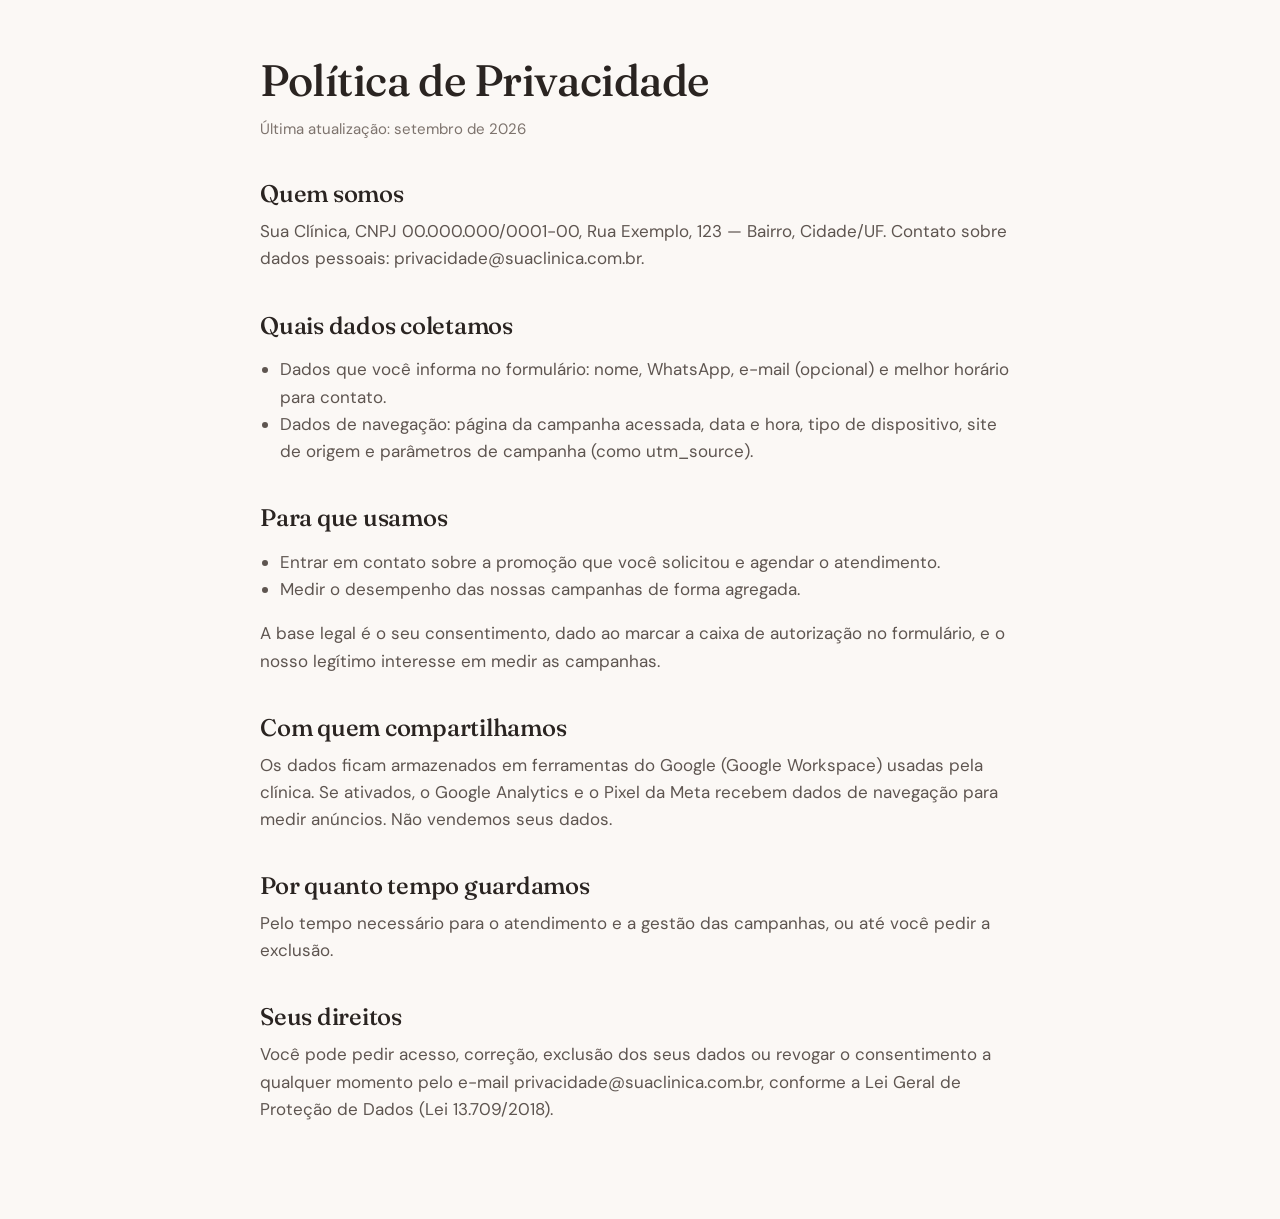
<file: privacidade.html>
<!doctype html>
<html lang="pt-BR">
<head>
  <meta charset="utf-8">
  <meta name="viewport" content="width=device-width, initial-scale=1">
  <title>Política de Privacidade | Sua Clínica</title>
  <meta name="description" content="Como a Sua Clínica coleta, usa e protege os dados enviados pelos formulários das campanhas.">
  <link rel="preconnect" href="https://fonts.googleapis.com">
  <link rel="preconnect" href="https://fonts.gstatic.com" crossorigin>
  <link href="https://fonts.googleapis.com/css2?family=DM+Sans:opsz,wght@9..40,400;9..40,600&family=Fraunces:opsz,wght@9..144,500&display=swap" rel="stylesheet">
  <link rel="stylesheet" href="assets/css/lp.css">
  <style>
    .politica { max-width: 760px; padding: 56px 0 96px; }
    .politica h1 { font-size: clamp(32px, 5vw, 44px); margin-bottom: 12px; }
    .politica h2 { font-size: 24px; margin: 40px 0 10px; }
    .politica p, .politica li { color: var(--ink-2); }
    .politica ul { padding-left: 20px; }
    .politica .atualizado { color: var(--muted); font-size: 15px; }
  </style>
</head>
<body>
  <!-- Texto-base: revise com o jurídico/encarregado de dados da clínica antes de publicar. -->
  <main class="container politica">
    <h1>Política de Privacidade</h1>
    <p class="atualizado">Última atualização: setembro de 2026</p>

    <h2>Quem somos</h2>
    <p>Sua Clínica, CNPJ 00.000.000/0001-00, Rua Exemplo, 123 — Bairro, Cidade/UF. Contato sobre dados pessoais: privacidade@suaclinica.com.br.</p>

    <h2>Quais dados coletamos</h2>
    <ul>
      <li>Dados que você informa no formulário: nome, WhatsApp, e-mail (opcional) e melhor horário para contato.</li>
      <li>Dados de navegação: página da campanha acessada, data e hora, tipo de dispositivo, site de origem e parâmetros de campanha (como utm_source).</li>
    </ul>

    <h2>Para que usamos</h2>
    <ul>
      <li>Entrar em contato sobre a promoção que você solicitou e agendar o atendimento.</li>
      <li>Medir o desempenho das nossas campanhas de forma agregada.</li>
    </ul>
    <p>A base legal é o seu consentimento, dado ao marcar a caixa de autorização no formulário, e o nosso legítimo interesse em medir as campanhas.</p>

    <h2>Com quem compartilhamos</h2>
    <p>Os dados ficam armazenados em ferramentas do Google (Google Workspace) usadas pela clínica. Se ativados, o Google Analytics e o Pixel da Meta recebem dados de navegação para medir anúncios. Não vendemos seus dados.</p>

    <h2>Por quanto tempo guardamos</h2>
    <p>Pelo tempo necessário para o atendimento e a gestão das campanhas, ou até você pedir a exclusão.</p>

    <h2>Seus direitos</h2>
    <p>Você pode pedir acesso, correção, exclusão dos seus dados ou revogar o consentimento a qualquer momento pelo e-mail privacidade@suaclinica.com.br, conforme a Lei Geral de Proteção de Dados (Lei 13.709/2018).</p>
  </main>
</body>
</html>
</file>
<file: assets/css/lp.css>
/* Estilos compartilhados das landing pages.
   A cor de cada LP vem de --accent / --accent-soft, definidos no <body> da página. */

:root {
  --bg: #fbf8f5;
  --surface: #ffffff;
  --ink: #2a2421;
  --ink-2: #5e5550;
  --muted: #7d736d;
  --line: #ebe3dc;
  --accent: #a14d66;
  --accent-soft: #f7e9ed;
  --erro: #b3261e;
  --radius: 20px;
  --radius-sm: 12px;
  --shadow: 0 1px 2px rgba(42, 36, 33, 0.05), 0 18px 40px -18px rgba(42, 36, 33, 0.22);
  --font-display: "Fraunces", Georgia, "Times New Roman", serif;
  --font-body: "DM Sans", system-ui, -apple-system, "Segoe UI", sans-serif;
  --container: 1120px;
}

*, *::before, *::after { box-sizing: border-box; }
html { scroll-behavior: smooth; -webkit-text-size-adjust: 100%; }
body {
  margin: 0;
  background: var(--bg);
  color: var(--ink);
  font: 400 17px/1.6 var(--font-body);
  -webkit-font-smoothing: antialiased;
}
img, svg { display: block; max-width: 100%; }
a { color: inherit; }
h1, h2, h3 { font-family: var(--font-display); font-weight: 500; line-height: 1.12; margin: 0; letter-spacing: -0.01em; }
p { margin: 0; }
[hidden] { display: none !important; }
:focus-visible { outline: 3px solid var(--accent); outline-offset: 3px; border-radius: 6px; }
@media (prefers-reduced-motion: reduce) { html { scroll-behavior: auto; } * { transition: none !important; animation: none !important; } }

.container { width: min(100% - 32px, var(--container)); margin-inline: auto; }

.i { width: 22px; height: 22px; flex: none; fill: none; stroke: currentColor; stroke-width: 1.8; stroke-linecap: round; stroke-linejoin: round; }
.i-sm { width: 18px; height: 18px; }

/* ---------- Botões ---------- */
.btn {
  display: inline-flex; align-items: center; justify-content: center; gap: 10px;
  min-height: 52px; padding: 0 26px; border: 0; border-radius: 999px;
  background: var(--accent); color: #fff;
  font: 600 16px/1 var(--font-body); text-decoration: none; cursor: pointer;
  transition: transform .15s ease, box-shadow .15s ease, filter .15s ease;
  box-shadow: 0 10px 24px -10px var(--accent);
}
.btn:hover { transform: translateY(-1px); filter: brightness(1.06); }
.btn:active { transform: translateY(0); }
.btn-sm { min-height: 42px; padding: 0 18px; font-size: 15px; }
.btn-block { width: 100%; }
.btn[disabled] { opacity: .7; cursor: progress; transform: none; }
.btn.is-loading::after {
  content: ""; width: 16px; height: 16px; border-radius: 50%;
  border: 2px solid rgba(255, 255, 255, .45); border-top-color: #fff;
  animation: gira .7s linear infinite;
}
@keyframes gira { to { transform: rotate(360deg); } }

/* ---------- Topo ---------- */
.topbar {
  position: sticky; top: 0; z-index: 20;
  background: color-mix(in srgb, var(--bg) 88%, transparent);
  backdrop-filter: saturate(1.4) blur(10px);
  border-bottom: 1px solid color-mix(in srgb, var(--line) 70%, transparent);
}
.topbar .container { display: flex; align-items: center; justify-content: space-between; gap: 16px; min-height: 68px; }
.marca { display: inline-flex; align-items: center; gap: 10px; font: 500 20px/1 var(--font-display); text-decoration: none; }
.marca-simbolo {
  width: 32px; height: 32px; border-radius: 50%;
  background: radial-gradient(circle at 30% 30%, #fff 0 18%, var(--accent-soft) 19% 55%, var(--accent) 56%);
}
.topbar-acoes { display: flex; align-items: center; gap: 14px; }
.selo-validade {
  display: inline-flex; align-items: center; gap: 6px;
  font-size: 14px; color: var(--ink-2);
}
@media (max-width: 640px) { .selo-validade { display: none; } }

/* ---------- Hero ---------- */
.hero { position: relative; overflow: hidden; padding: 56px 0 72px; }
.hero::before {
  content: ""; position: absolute; z-index: -1;
  width: 720px; height: 720px; right: -220px; top: -260px; border-radius: 50%;
  background: radial-gradient(circle, var(--accent-soft) 0%, color-mix(in srgb, var(--accent-soft) 40%, transparent) 55%, transparent 70%);
}
.hero-grid { display: grid; grid-template-columns: 1.08fr .92fr; gap: 56px; align-items: start; }
.eyebrow {
  display: inline-flex; align-items: center; gap: 8px;
  padding: 7px 14px; border-radius: 999px;
  background: var(--accent-soft); color: var(--accent);
  font-size: 14px; font-weight: 600; letter-spacing: .01em;
}
.hero h1 { font-size: clamp(36px, 5.2vw, 58px); margin: 20px 0 18px; }
.hero h1 em { font-style: italic; color: var(--accent); }
.hero-lead { font-size: 19px; color: var(--ink-2); max-width: 34em; }

.preco {
  display: flex; flex-wrap: wrap; align-items: baseline; gap: 6px 14px;
  margin: 28px 0 8px; padding: 18px 22px;
  background: var(--surface); border: 1px solid var(--line); border-radius: var(--radius-sm);
  width: fit-content; max-width: 100%;
}
.preco-de { color: var(--muted); font-size: 16px; }
.preco-de s { text-decoration-thickness: 1.5px; }
.preco-por { font: 600 40px/1 var(--font-display); color: var(--ink); }
.preco-por small { font: 500 17px/1 var(--font-body); color: var(--ink-2); margin-right: 4px; }
.preco-nota { flex-basis: 100%; font-size: 14px; color: var(--muted); }

.lista-check { list-style: none; padding: 0; margin: 24px 0 0; display: grid; gap: 10px; }
.lista-check li { display: flex; gap: 12px; align-items: flex-start; }
.lista-check .i { color: var(--accent); margin-top: 2px; }

.confianca { display: flex; flex-wrap: wrap; gap: 10px 24px; margin-top: 30px; padding-top: 24px; border-top: 1px solid var(--line); }
.confianca span { display: inline-flex; align-items: center; gap: 8px; font-size: 15px; color: var(--ink-2); }
.confianca .i { color: var(--accent); }

/* ---------- Formulário ---------- */
.form-card {
  position: relative; background: var(--surface);
  border: 1px solid var(--line); border-radius: var(--radius); box-shadow: var(--shadow);
  padding: 32px; scroll-margin-top: 90px;
}
.form-card h2 { font-size: 28px; }
.form-intro { color: var(--ink-2); margin: 8px 0 22px; font-size: 16px; }
.campo { display: grid; gap: 6px; margin-bottom: 14px; }
.campo label { font-size: 14px; font-weight: 600; }
.campo label span { font-weight: 400; color: var(--muted); }
.campo input, .campo select {
  width: 100%; min-height: 50px; padding: 0 14px;
  border: 1.5px solid var(--line); border-radius: var(--radius-sm);
  background: #fff; color: var(--ink); font: 400 16px var(--font-body);
  transition: border-color .15s, box-shadow .15s;
}
.campo select { appearance: none; background-image: linear-gradient(45deg, transparent 50%, var(--muted) 50%), linear-gradient(135deg, var(--muted) 50%, transparent 50%); background-position: calc(100% - 20px) 50%, calc(100% - 15px) 50%; background-size: 5px 5px; background-repeat: no-repeat; }
.campo input:focus, .campo select:focus { outline: none; border-color: var(--accent); box-shadow: 0 0 0 4px var(--accent-soft); }
.campo input[aria-invalid="true"] { border-color: var(--erro); }
.erro { color: var(--erro); font-size: 13px; min-height: 0; }
.erro:empty { display: none; }
.consentimento { display: grid; grid-template-columns: 22px 1fr; gap: 10px; align-items: start; margin: 6px 0 4px; font-size: 14px; color: var(--ink-2); line-height: 1.45; }
.consentimento input { width: 20px; height: 20px; margin: 1px 0 0; accent-color: var(--accent); }
.consentimento a { color: var(--ink); }
.consentimento + .erro { margin-bottom: 8px; display: block; }
.form-card .btn { margin-top: 14px; }
.form-seguro { display: flex; justify-content: center; align-items: center; gap: 6px; margin-top: 12px; font-size: 13px; color: var(--muted); }
.form-status { color: var(--erro); font-size: 14px; margin-top: 10px; text-align: center; }
.form-status:empty { display: none; }
.armadilha { position: absolute; left: -9999px; width: 1px; height: 1px; overflow: hidden; }

.sucesso { text-align: center; padding: 24px 4px; outline: none; }
.sucesso-icone { width: 64px; height: 64px; margin: 0 auto 18px; border-radius: 50%; display: grid; place-items: center; background: var(--accent-soft); color: var(--accent); }
.sucesso-icone .i { width: 30px; height: 30px; stroke-width: 2.2; }
.sucesso h2 { font-size: 28px; margin-bottom: 10px; }
.sucesso p { color: var(--ink-2); }

/* ---------- Seções ---------- */
.secao { padding: 88px 0; }
.secao-alt { background: var(--surface); border-block: 1px solid var(--line); }
.secao-cabecalho { max-width: 640px; margin-bottom: 44px; }
.secao-cabecalho .kicker { color: var(--accent); font-weight: 600; font-size: 14px; letter-spacing: .08em; text-transform: uppercase; }
.secao-cabecalho h2 { font-size: clamp(30px, 3.6vw, 42px); margin-top: 10px; }
.secao-cabecalho p { color: var(--ink-2); margin-top: 14px; }

.grid-beneficios { display: grid; grid-template-columns: repeat(4, 1fr); gap: 20px; }
.card { background: var(--surface); border: 1px solid var(--line); border-radius: var(--radius); padding: 26px; }
.secao-alt .card { background: var(--bg); }
.card-icone { width: 48px; height: 48px; border-radius: 14px; display: grid; place-items: center; background: var(--accent-soft); color: var(--accent); margin-bottom: 18px; }
.card h3 { font-size: 21px; margin-bottom: 8px; }
.card p { color: var(--ink-2); font-size: 16px; }

.passos { list-style: none; margin: 0; padding: 0; display: grid; grid-template-columns: repeat(3, 1fr); gap: 20px; counter-reset: passo; }
.passos li { position: relative; padding: 28px; border-radius: var(--radius); background: var(--bg); border: 1px solid var(--line); }
.passos li::before {
  counter-increment: passo; content: counter(passo);
  display: grid; place-items: center; width: 40px; height: 40px; margin-bottom: 18px; border-radius: 50%;
  background: var(--accent); color: #fff; font: 600 18px/1 var(--font-display);
}
.passos h3 { font-size: 21px; margin-bottom: 8px; }
.passos p { color: var(--ink-2); font-size: 16px; }

.duas-colunas { display: grid; grid-template-columns: 1fr 1fr; gap: 20px; }
.duas-colunas .card h3 { font-size: 24px; margin-bottom: 14px; }
.duas-colunas .lista-check { margin-top: 0; }

.faq { max-width: 780px; }
.faq details { border-bottom: 1px solid var(--line); }
.faq summary {
  list-style: none; cursor: pointer; display: flex; justify-content: space-between; gap: 16px; align-items: center;
  padding: 22px 0; font: 500 20px/1.3 var(--font-display);
}
.faq summary::-webkit-details-marker { display: none; }
.faq summary::after { content: "+"; font: 300 28px/1 var(--font-body); color: var(--accent); transition: transform .2s; }
.faq details[open] summary::after { transform: rotate(45deg); }
.faq details p { color: var(--ink-2); padding: 0 0 22px; max-width: 64ch; }

.cta-final { padding: 88px 0; background: var(--ink); color: #fff; text-align: center; }
.cta-final h2 { font-size: clamp(30px, 4vw, 46px); max-width: 18em; margin: 0 auto 14px; }
.cta-final p { color: rgba(255, 255, 255, .78); max-width: 36em; margin: 0 auto 30px; }

.rodape { padding: 40px 0 110px; font-size: 14px; color: var(--muted); }
.rodape .container { display: grid; gap: 14px; }
.rodape strong { color: var(--ink); font-weight: 600; }
.rodape a { color: var(--ink-2); }
.rodape-aviso { max-width: 80ch; }

/* ---------- CTA fixo no celular ---------- */
.cta-mobile {
  position: fixed; left: 16px; right: 16px; bottom: 14px; z-index: 30; display: none;
  transition: transform .25s ease, opacity .25s ease;
}
.cta-mobile .btn { width: 100%; box-shadow: 0 14px 30px -10px rgba(42, 36, 33, .45); }
.cta-mobile.is-oculto { transform: translateY(140%); opacity: 0; pointer-events: none; }

/* ---------- Responsivo ---------- */
@media (max-width: 980px) {
  .hero-grid { grid-template-columns: 1fr; gap: 40px; }
  .grid-beneficios { grid-template-columns: repeat(2, 1fr); }
  .passos { grid-template-columns: 1fr; }
}
@media (max-width: 720px) {
  body { font-size: 16px; }
  .hero { padding: 32px 0 56px; }
  .hero-lead { font-size: 17px; }
  .secao, .cta-final { padding: 64px 0; }
  .grid-beneficios, .duas-colunas { grid-template-columns: 1fr; }
  .form-card { padding: 24px 20px; }
  .topbar .btn-sm { display: none; }
  .cta-mobile { display: block; }
}
</file>
